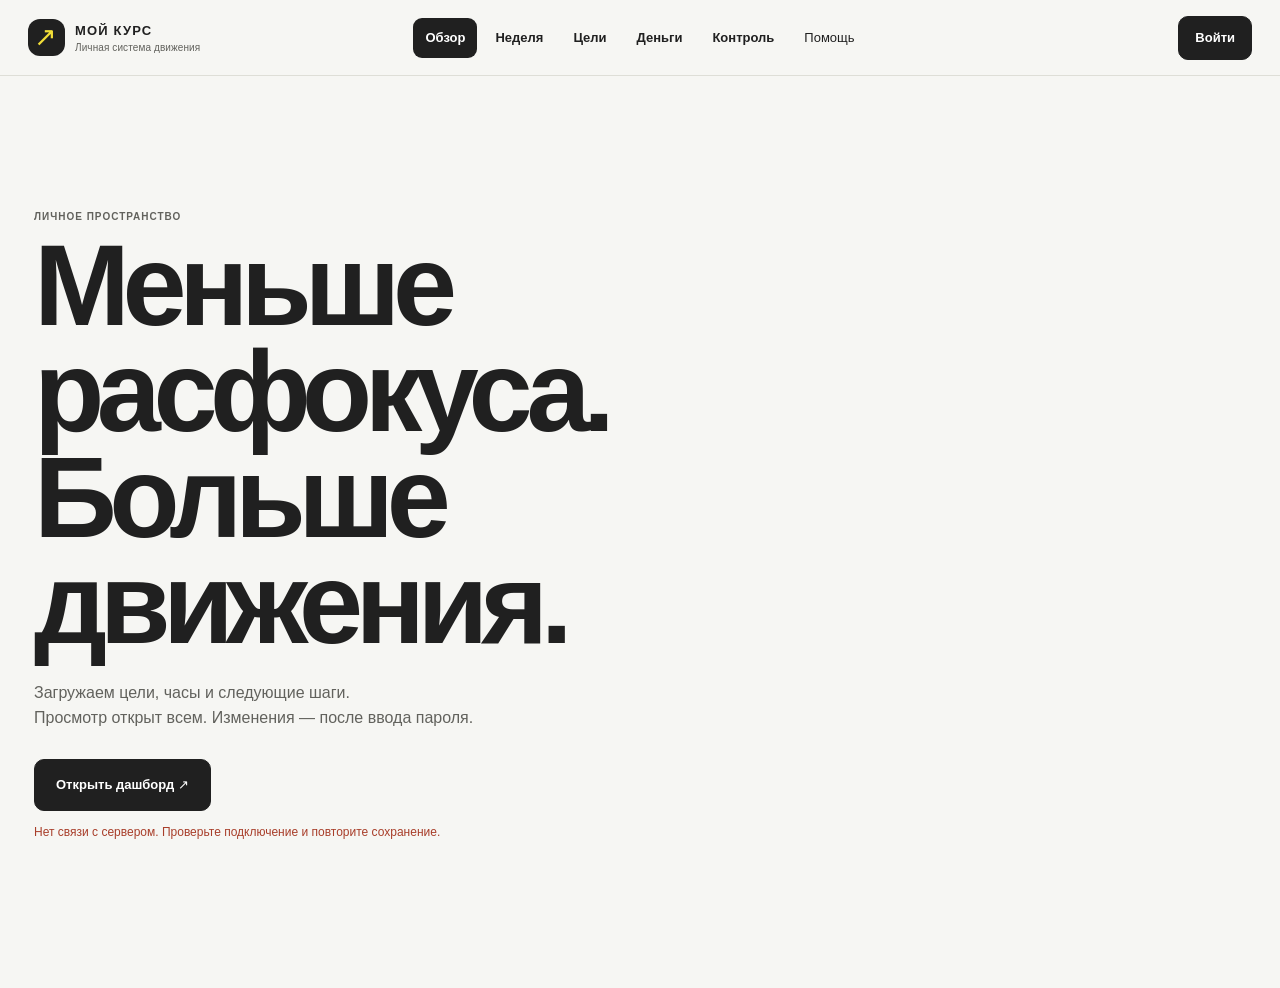
<file: index.html>
<!doctype html>
<html lang="ru">
<head>
  <meta charset="utf-8"><meta name="viewport" content="width=device-width, initial-scale=1"><meta name="color-scheme" content="light">
  <title>Мой курс — цели и неделя</title><link rel="stylesheet" href="styles.css?v=20261015d"><script src="config.js" defer></script><script src="indicators.js?v=20261015b" defer></script><script src="finance.js?v=20261015c" defer></script><script src="app.js?v=20261015d" defer></script>
</head>
<body>
  <a href="#workspace" class="skip-link">К содержимому</a>
  <header class="site-header">
    <a href="#overview" class="brand" aria-label="Мой курс, главная"><span class="brand-symbol" aria-hidden="true">↗</span><span>МОЙ КУРС<small>Личная система движения</small></span></a>
    <nav aria-label="Разделы дашборда"><a href="#overview">Обзор</a><a href="#time">Неделя</a><a href="#goals">Цели</a><a href="#money">Деньги</a><a href="#checkpoints">Контроль</a><button id="openHelp" class="nav-help" type="button">Помощь</button></nav>
    <button id="authButton" class="button dark" type="button">Войти</button>
  </header>
  <section id="lockedScreen" class="locked-screen">
    <span class="quiet-label">ЛИЧНОЕ ПРОСТРАНСТВО</span><h1>Меньше расфокуса.<br>Больше движения.</h1>
    <p>Загружаем цели, часы и следующие шаги.<br>Просмотр открыт всем. Изменения — после ввода пароля.</p>
    <button id="openLogin" class="button dark large" type="button">Открыть дашборд ↗</button>
    <p id="connectionError" class="inline-error" role="alert" hidden></p>
  </section>
  <main id="workspace" hidden>
    <section id="overview" class="overview">
      <div class="overview-heading">
        <div><p class="quiet-label" id="todayLabel"></p><h1>Ваш курс. <span>Каждый день.</span></h1><p class="overview-intro">Видеть главное. Действовать. Отмечать результат.</p></div>
        <div class="overview-aside"><div class="sync-status"><span class="sync-dot" aria-hidden="true"></span><span id="saveStatus" role="status">Загрузка данных…</span></div><div class="sync-tools"><span id="updatedAt"></span><button id="refreshButton" type="button" class="text-button" title="Получить последние изменения с сервера">↻ Обновить</button></div></div>
      </div>
      <div class="command-grid">
        <article class="week-pulse"><div class="panel-heading"><p class="quiet-label">ДВИЖЕНИЕ НЕДЕЛИ</p><a href="#time" class="panel-link">К расписанию ↗</a></div><div class="pulse-body"><div id="weekProgress" class="week-progress"></div><div><div class="pulse-hours"><strong id="weekFact">—</strong><span> / <span id="weekPlanTotal">—</span> ч</span></div><p>факт / план недели</p><span class="recorded-pill">Отмечено <strong id="recordedCount">—</strong> блоков</span></div></div><div id="weekDayStrip" class="week-day-strip" aria-label="Дни выбранной недели"></div></article>
        <article class="today-panel"><div class="panel-heading"><div><p class="quiet-label">ФОКУС СЕГОДНЯ</p><h2>Один блок за другим.</h2></div><a href="#time" class="round-link" aria-label="Открыть расписание">↗</a></div><p id="todaySummary" class="panel-description"></p><div id="todaySlots" class="today-slots"></div></article>
      </div>
      <div class="summary-line"><div><strong id="activeCount">—</strong><span>целей в работе</span></div><div><strong id="plannedSummary">—</strong><span>часов в плане недели</span></div><div><strong id="doneCount">—</strong><span>точек выполнено</span></div><div><strong id="lastReview">—</strong><span>последняя корректировка</span></div></div>
      <article id="financePublicCard" class="finance-public-card" aria-label="Финансовая цель"></article>
      <div class="next-grid"><article class="attention-panel"><div class="panel-heading"><h2>Требует внимания <span id="attentionCount" class="count-badge">—</span></h2><button id="openHelpInline" class="text-button" type="button">О цветах ⓘ</button></div><div id="attentionList" class="attention-list"></div></article><article class="focus-line"><span class="quiet-label">БЛИЖАЙШАЯ КОНТРОЛЬНАЯ ТОЧКА</span><div><strong id="focusTitle"></strong><p id="focusText"></p></div><a href="#checkpoints" class="text-button">Все контрольные точки ↗</a></article></div>
      <div class="overview-actions"><button id="addGoalTop" class="button dark" data-edit type="button">Добавить цель +</button><button id="addReviewTop" class="button outline" data-edit type="button">Записать решение ↗</button><p id="readOnlyNote" class="mode-note" hidden>Просмотр открыт. Чтобы вносить факты, нажмите «Редактировать».</p></div>
    </section>
    <section id="time" class="section week-section">
      <div class="section-head"><div><h2>Ваша неделя.</h2><p>Сколько внимания получает каждая цель — по дням, плану и факту.</p></div><button id="addSlot" class="button outline" data-edit type="button">Добавить блок +</button></div>
      <div class="week-toolbar"><div class="week-switcher"><button id="previousWeek" class="icon-button" type="button" aria-label="Предыдущая неделя">←</button><div><label for="weekStart">Начало недели</label><input id="weekStart" type="date"></div><button id="nextWeek" class="icon-button" type="button" aria-label="Следующая неделя">→</button><button id="currentWeek" class="button outline" type="button">Текущая</button></div><button id="editCapacity" class="capacity-button" data-edit type="button">Бюджет: <strong id="capacityLabel">25 ч</strong> ↗</button></div>
      <div class="week-context"><div><strong id="weekRange"></strong><p id="weekContext"></p></div><button id="createWeek" class="button dark" data-edit type="button" hidden>Создать план недели +</button></div>
      <div class="inline-legend" aria-label="Цвета расписания"><span><i class="legend-dot complete"></i>Выполнено</span><span><i class="legend-dot progress"></i>В процессе</span><span><i class="legend-dot missing"></i>Нет отметки</span><span><i class="legend-dot behind"></i>Не выполнено</span><span><i class="legend-dot neutral"></i>Впереди</span></div>
      <div class="load-overview"><div class="load-number"><strong id="loadHours">—</strong><span id="loadDescription"></span></div><div class="load-visual"><div id="loadSegments" class="load-segments" aria-label="Распределение времени по целям"></div><div class="load-legend"><span id="freeHours"></span><span id="actualSummary"></span></div></div></div>
      <div id="goalLoad" class="goal-load" aria-label="Загрузка недели по целям"></div>
      <section class="day-capacity-section" aria-labelledby="dayCapacityTitle"><div class="panel-heading"><div><p class="quiet-label">РАБОЧАЯ ЗАГРУЗКА</p><h3 id="dayCapacityTitle">Свободные часы по дням</h3></div><span>до 5 рабочих ч / день</span></div><div id="dayCapacityGrid" class="day-capacity-grid" aria-label="Остаток рабочего времени по дням"></div></section>
      <section class="family-time-section" aria-labelledby="familyTimeTitle"><div class="panel-heading"><div><p class="quiet-label">ЛИЧНЫЙ РЕЖИМ · ТОЛЬКО ПОСЛЕ ВХОДА</p><h3 id="familyTimeTitle">Время с дочкой</h3></div><span>2 ч в выбранный день</span></div><p class="family-time-note">Для каждого дня задайте время. Если дочка в садике — начало с 17:00; если дома или болеет — выберите время раньше. Эти сведения доступны только после входа.</p><div id="familyTimeGrid" class="family-time-grid"></div></section>
      <details class="daily-details"><summary>Расписание по дням <span aria-hidden="true">↓</span></summary><div id="weekPlan" class="week-plan"></div></details>
      <p class="section-note">Блоки и факт сохраняются отдельно для каждой недели. Время с дочкой хранится отдельно и не публикуется.</p>
    </section>
    <section id="goals" class="section">
      <div class="section-head"><div><h2>Цели и результаты.</h2><p>Меняйте показатели, сроки и фокус по мере появления фактов.</p></div><button id="addGoal" class="button outline" data-edit type="button">Новая цель +</button></div>
      <div class="filters"><label class="search-field">Поиск по целям<input id="goalSearch" type="search" placeholder="Название, направление или результат" autocomplete="off"></label><label>Направление<select id="areaFilter"><option value="all">Все направления</option></select></label><label>Статус<select id="statusFilter"><option value="all">Все статусы</option><option value="active">В работе</option><option value="draft">Уточнить</option><option value="paused">Пауза</option><option value="done">Достигнута</option></select></label></div>
      <div id="goalGrid" class="goal-grid"></div>
    </section>
    <section id="money" class="section finance-section">
      <div class="section-head"><div><p class="quiet-label">ФИНАНСОВЫЙ ЖУРНАЛ</p><h2>Деньги и источники.</h2><p>Поступления по действующим и новым проектам, категориям и разделам.</p></div><button id="addIncome" class="button dark" type="button">+ Поступление</button></div>
      <div id="financeWorkspace" class="finance-workspace"></div>
      <details class="finance-help"><summary>Как считать поступления и курс</summary><p>Выберите действующий или новый проект, категорию и раздел. Если деньги пришли в другой валюте, укажите курс: сколько единиц валюты платежа соответствует одной единице цели. Журнал фиксирует этот курс в записи. Начальный остаток нужен для уже полученных денег; период определяет, какие операции входят в итог.</p></details>
    </section>
    <section id="checkpoints" class="section"><div class="section-head"><div><h2>Контрольные точки.</h2><p>Отмечайте результат, когда есть факт, который его подтверждает.</p></div><button id="addCheckpoint" class="button outline" data-edit type="button">Добавить точку +</button></div><div id="checkpointList" class="checkpoint-list"></div></section>
    <section id="reviews" class="section"><div class="section-head"><div><h2>Решения и корректировки.</h2><p>Факт → решение → следующая проверка.</p></div><button id="addReview" class="button outline" data-edit type="button">Записать решение +</button></div><div id="reviewList" class="review-list"></div></section>
    <footer><div><span class="brand footer-brand">МОЙ КУРС</span><p>План доступен на всех устройствах. Изменения сохраняются после входа.</p></div><div class="footer-actions"><a class="text-button" href="https://smit1980.github.io/moy-kurs-dashboard/versions/2026-10-15/">Предыдущая версия ↗</a><button id="exportButton" class="text-button" type="button">Скачать копию JSON ↗</button><label class="text-button file-button">Импортировать копию<input id="importInput" type="file" accept="application/json,.json" data-edit hidden></label></div></footer>
  </main>
  <p id="managedFinanceGoalNote" class="form-note" hidden></p>
  <dialog id="loginDialog" class="editor login-dialog"><form id="loginForm"><div class="dialog-head"><div><p class="quiet-label">ДОСТУП К ПЛАНУ</p><h2>Открыть редактирование.</h2></div><button type="button" class="close" data-close="loginDialog" aria-label="Закрыть">×</button></div><p>Введите пароль, чтобы сохранять изменения с любого своего устройства.</p><label class="field">Пароль<input id="loginPassword" name="password" type="password" autocomplete="current-password" required></label><p id="loginError" class="inline-error" role="alert" hidden></p><div class="dialog-actions"><button id="loginSubmit" type="submit" class="button dark">Войти и редактировать ↗</button></div></form></dialog>
  <dialog id="goalDialog" class="editor"><form id="goalForm" method="dialog"><div class="dialog-head"><div><p class="eyebrow">ЦЕЛЬ / ПРОЕКТ</p><h2 id="goalDialogTitle">Новая цель</h2></div><button type="button" class="close" data-close="goalDialog" aria-label="Закрыть">×</button></div><input type="hidden" name="id"><div class="field-grid"><label class="full">Название<input name="title" required maxlength="140" placeholder="Например, запустить предложение клуба"></label><label>Направление<input name="area" required maxlength="60" placeholder="Клуб"></label><label>Статус<select name="status"><option value="draft">Уточнить</option><option value="active">В работе</option><option value="paused">Пауза</option><option value="done">Достигнута</option></select></label><label>Целевое значение<input name="target" type="number" min="0" step="any" placeholder="Если есть измеримая цель"></label><label>Текущее значение<input name="current" type="number" min="0" step="any" placeholder="Если подтверждено"></label><label>Единица измерения<input name="unit" maxlength="24" placeholder="USD, подписчики, часы"></label><label>Срок<input name="deadline" type="date"></label><label>Часов в неделю<input name="weeklyHours" type="number" min="0" step="0.5" placeholder="Ориентир, если известен"></label><label class="full">Что означает результат<textarea name="outcome" rows="3" maxlength="1000" placeholder="Конкретный ожидаемый итог"></textarea></label><label class="full">Основание / что уточнить<textarea name="note" rows="3" maxlength="1000" placeholder="Источник данных, допущения и вопросы"></textarea></label></div><p class="form-error inline-error" role="alert" hidden></p><div class="dialog-actions"><button type="button" class="button outline" data-close="goalDialog">Отмена</button><button type="submit" class="button dark">Сохранить цель</button></div></form></dialog>

  <dialog id="checkpointDialog" class="editor"><form id="checkpointForm" method="dialog"><div class="dialog-head"><div><p class="eyebrow">КОНТРОЛЬНАЯ ТОЧКА</p><h2>Добавить проверку</h2></div><button type="button" class="close" data-close="checkpointDialog" aria-label="Закрыть">×</button></div><div class="field-grid"><label class="full">К какой цели относится<select name="goalId" required></select></label><label class="full">Что должно быть готово<input name="title" required maxlength="160" placeholder="Проверить результат, а не просто действие"></label><label>Срок<input name="due" type="date"></label><label>Критерий готовности<input name="criterion" maxlength="160" placeholder="Как поймём, что выполнено"></label></div><p class="form-error inline-error" role="alert" hidden></p><div class="dialog-actions"><button id="deleteCheckpoint" data-edit type="button" class="button danger" hidden>Удалить</button><button type="button" class="button outline" data-close="checkpointDialog">Отмена</button><button type="submit" class="button dark">Сохранить точку</button></div></form></dialog>

  <dialog id="slotDialog" class="editor"><form id="slotForm" method="dialog"><div class="dialog-head"><div><p class="eyebrow">ПЛАН НЕДЕЛИ</p><h2 id="slotDialogTitle">Добавить блок</h2></div><button type="button" class="close" data-close="slotDialog" aria-label="Закрыть">×</button></div><div class="field-grid"><label>День<select name="day" required><option value="mon">Понедельник</option><option value="tue">Вторник</option><option value="wed">Среда</option><option value="thu">Четверг</option><option value="fri">Пятница</option></select></label><label>Цель<select name="goalId" required></select></label><label class="full">Что делаю<input name="title" required maxlength="160" placeholder="Один понятный фокус блока"></label><label>План, часов<input name="hours" type="number" min="0.25" step="0.25" max="24" required></label><div class="actual-field"><label for="actualHours">Факт, часов</label><input id="actualHours" aria-describedby="actualHoursHint" name="actualHours" type="number" min="0" step="0.25" max="24" placeholder="Пока не внесён"><input name="actualHoursRange" class="hours-slider" type="range" min="0" step="0.25" max="24" value="0" aria-label="Факт, часов, ползунок"><small id="actualHoursHint">Нет отметки: введите 0, если факт равен нулю.</small></div></div><div class="actual-preview"><div id="actualDial"></div><p id="actualPreview" aria-live="polite"></p></div><div class="actual-shortcuts" aria-label="Быстрый ввод факта"><button id="actualZero" type="button" class="button outline" data-edit>0 часов</button><button id="actualPlanned" type="button" class="button outline" data-edit>По плану</button><button id="actualClear" type="button" class="text-button" data-edit>Убрать отметку</button></div><p class="form-error inline-error" role="alert" hidden></p><div class="dialog-actions"><button id="deleteSlot" data-edit type="button" class="button danger" hidden>Удалить</button><button type="button" class="button outline" data-close="slotDialog">Отмена</button><button type="submit" class="button dark">Сохранить блок</button></div></form></dialog>

  <dialog id="reviewDialog" class="editor"><form id="reviewForm" method="dialog"><div class="dialog-head"><div><p class="eyebrow">КОРРЕКТИРОВКА</p><h2>Записать решение</h2></div><button type="button" class="close" data-close="reviewDialog" aria-label="Закрыть">×</button></div><div class="field-grid"><label class="full">Цель<select name="goalId" required></select></label><label class="full">Факт или наблюдение<textarea name="observation" rows="3" required maxlength="1000" placeholder="Что произошло на самом деле?"></textarea></label><label class="full">Решение и следующий шаг<textarea name="decision" rows="3" required maxlength="1000" placeholder="Что меняем или продолжаем?"></textarea></label><label>Выполнено из недельного плана, %<input name="planCompletion" type="number" min="0" max="100" step="1" placeholder="Необязательно"></label><label>Дата следующей проверки<input name="nextReview" type="date"></label></div><p class="form-error inline-error" role="alert" hidden></p><div class="dialog-actions"><button type="button" class="button outline" data-close="reviewDialog">Отмена</button><button type="submit" class="button dark">Сохранить запись</button></div></form></dialog>
  <dialog id="capacityDialog" class="editor compact"><form id="capacityForm"><div class="dialog-head"><h2>Рабочий бюджет</h2><button type="button" class="close" data-close="capacityDialog" aria-label="Закрыть">×</button></div><label class="field">Доступно рабочих часов на эту неделю<input name="capacity" type="number" min="1" max="168" step="0.5" required></label><p class="form-error inline-error" role="alert" hidden></p><div class="dialog-actions"><button type="submit" class="button dark">Сохранить</button></div></form></dialog>
  <dialog id="financeDialog" class="editor finance-dialog"><form id="financeForm"><div class="dialog-head"><div><p class="eyebrow">ПОСТУПЛЕНИЕ / ВОЗВРАТ</p><h2 id="financeDialogTitle">Добавить поступление</h2></div><button type="button" class="close" data-close="financeDialog" aria-label="Закрыть">×</button></div><input name="id" type="hidden"><div class="field-grid"><label>Дата<input name="date" type="date" required></label><label>Тип<select name="kind"><option value="income">Поступление</option><option value="refund">Возврат</option></select></label><label>Сумма<input name="amount" type="number" min="0.01" max="1000000000" step="0.01" inputmode="decimal" required></label><label>Валюта<select name="currency"><option value="RUB">RUB</option><option value="USD">USD</option><option value="EUR">EUR</option></select></label><label>Курс к цели<input name="rate" type="number" min="0.000001" max="1000000" step="0.000001" required></label><label>Категория<input name="category" list="financeCategories" maxlength="80" required placeholder="Например, услуги"></label><label>Раздел<input name="section" list="financeSections" maxlength="80" required placeholder="Например, Клуб"></label><label>Источник<select name="sourceType"><option value="existing">Действующий проект</option><option value="new">Новый проект</option><option value="freelance">Фриланс</option><option value="other">Другое</option></select></label><label id="financeProjectField"><span id="financeProjectLabel">Проект</span><input name="project" maxlength="120" placeholder="Название проекта"></label><label class="full">Комментарий<textarea name="note" rows="3" maxlength="500" placeholder="Что это за поступление — необязательно"></textarea></label></div><p id="financePreview" class="finance-preview" aria-live="polite"></p><p class="form-error inline-error" role="alert" hidden></p><div class="dialog-actions"><button id="voidIncome" type="button" class="button danger" hidden>Отменить запись</button><button type="button" class="button outline" data-close="financeDialog">Отмена</button><button type="submit" class="button dark">Сохранить</button></div></form></dialog>
  <dialog id="financeSettingsDialog" class="editor compact"><form id="financeSettingsForm"><div class="dialog-head"><div><p class="eyebrow">НАСТРОЙКИ ЖУРНАЛА</p><h2>Финансовая цель</h2></div><button type="button" class="close" data-close="financeSettingsDialog" aria-label="Закрыть">×</button></div><label class="field">Цель<select name="goalId" required></select></label><label class="field">Начальный остаток<input name="baseline" type="number" min="0" max="1000000000" step="0.01" required></label><label class="field">Начало периода<input name="periodStart" type="date"></label><label class="field">Конец периода<input name="periodEnd" type="date"></label><p class="finance-settings-note"></p><p class="form-error inline-error" role="alert" hidden></p><div class="dialog-actions"><button type="submit" class="button dark">Сохранить настройки</button></div></form></dialog>
  <datalist id="financeCategories"><option value="Услуги"><option value="Обучение"><option value="Продажа"><option value="Партнёрство"><option value="Фриланс"></datalist><datalist id="financeSections"><option value="Фриланс"></datalist>
  <dialog id="helpDialog" class="editor help-dialog"><div class="dialog-head"><div><p class="eyebrow">КАК ЧИТАТЬ ИНДИКАТОРЫ</p><h2>Факт, план и результат.</h2></div><button type="button" class="close" data-close="helpDialog" aria-label="Закрыть">×</button></div><div class="help-content"><p>Индикаторы считают дату по Москве. Цвет всегда сопровождается знаком и текстом, поэтому смысл не зависит только от цвета.</p><dl class="indicator-legend"><div><dt><span class="status-indicator status-neutral">○</span> Ожидает факта</dt><dd>Сегодня или будущая дата без внесённого факта.</dd></div><div><dt><span class="status-indicator status-progress">◐</span> В процессе</dt><dd>Есть факт, но пока меньше запланированных часов.</dd></div><div><dt><span class="status-indicator status-missing">!</span> Нет отметки</dt><dd>Дата уже прошла, а факт не внесён. Введите <strong>0</strong>, если работы не было.</dd></div><div><dt><span class="status-indicator status-behind">×</span> План не выполнен</dt><dd>Дата прошла, факт меньше плана.</dd></div><div><dt><span class="status-indicator status-complete">✓</span> План выполнен</dt><dd>Факт равен плану или больше. Лишние часы показаны отдельно.</dd></div></dl><p><strong>Пример:</strong> план 2 ч, факт 0 ч после даты — «План не выполнен»; факт 1,5 ч сегодня — «В процессе»; факт 2,5 ч — «План выполнен» и «+0,5 ч сверх плана».</p><p><strong>Смешанный день:</strong> красный имеет приоритет, рядом сохраняется число пропусков. Зелёный день появляется, только когда все его блоки выполнены; день с разными статусами показывает состав статусов.</p><h3>Часы и результат цели</h3><p>Кольцо у блока показывает фактические часы относительно плана. Кольцо цели показывает результат по целевому показателю или по контрольным точкам, если числовой цели нет. Часы сами по себе не доказывают достижение результата. У цели без внесённого показателя кольцо показывает «—» и подпись «Нет факта». Просроченная цель с известным недовыполнением красная; без факта — оранжевая. Точка с прошедшим сроком без отметки оранжевая, а выполненная — зелёная.</p><h3>Как внести факт</h3><p>Нажмите блок в расписании или его кольцо. После входа откроется форма: число и ползунок синхронизированы, поддерживают дробные значения и 0. Без входа можно открывать дни и блоки для просмотра. Для изменения нажмите «Редактировать». Кнопки «0 часов», «По плану» и «Убрать отметку» заполняют поле; факт сохранится только после нажатия «Сохранить блок».</p><h3>Просмотр недель и обновление</h3><p>Стрелки и дата переключают только ваш экран. Несохранённая неделя остаётся пустой, пока вы явно не создадите её после входа. При создании копируются плановые блоки, а фактические часы очищаются. «Текущая» возвращает к этой календарной неделе. Кнопка «Обновить» получает изменения с других устройств; завершите или закройте открытую форму перед обновлением.</p><h3>Предыдущая версия</h3><p>Ссылка внизу открывает сохранённый прежний интерфейс. Он работает с тем же актуальным планом. Резервная копия данных до обновления сохранена отдельно локально.</p></div></dialog>
  <dialog id="detailDialog" class="editor compact" aria-label="Просмотр подробностей"></dialog>
  <div id="toast" role="status" aria-live="polite"></div>
</body></html>
</file>
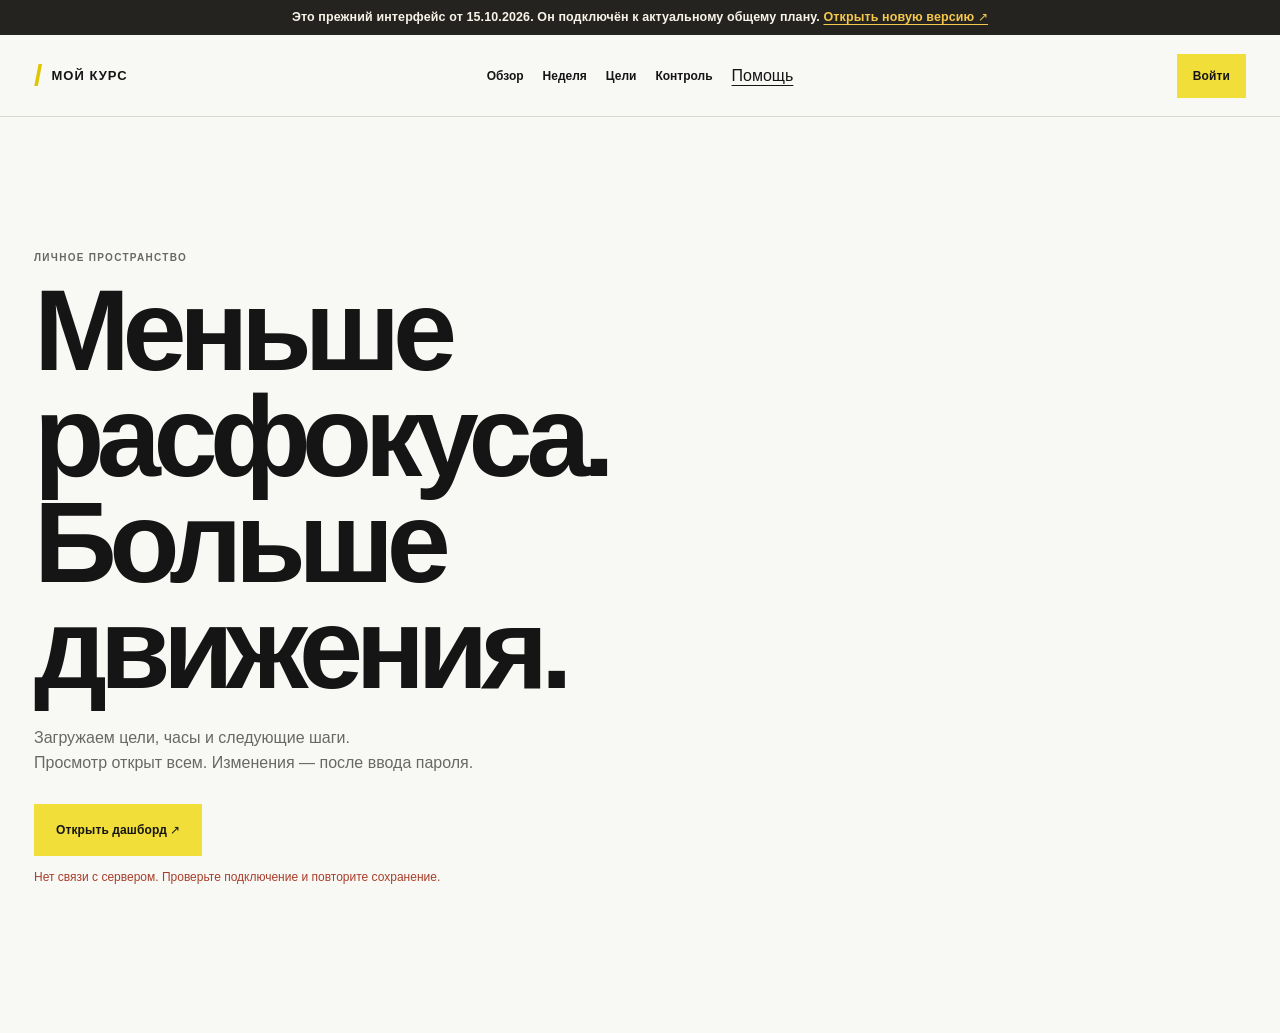
<file: versions/2026-10-15/index.html>
<!doctype html>
<html lang="ru">
<head>
  <meta charset="utf-8"><meta name="viewport" content="width=device-width, initial-scale=1"><meta name="color-scheme" content="light">
  <title>Мой курс — архив интерфейса 15.10.2026</title><link rel="stylesheet" href="styles.css?v=20261015b"><script src="config.js?v=20261015b" defer></script><script src="indicators.js?v=20261015b" defer></script><script src="app.js?v=20261015b" defer></script>
</head>
<body>
  <aside class="version-banner" role="status">Это прежний интерфейс от 15.10.2026. Он подключён к актуальному общему плану. <a href="../..">Открыть новую версию ↗</a></aside>
  <a href="#workspace" class="skip-link">К содержимому</a>
  <header class="site-header">
    <a href="#overview" class="brand" aria-label="Мой курс, главная"><span class="brand-symbol" aria-hidden="true">/</span>МОЙ КУРС</a>
    <nav aria-label="Разделы дашборда"><a href="#overview">Обзор</a><a href="#time">Неделя</a><a href="#goals">Цели</a><a href="#checkpoints">Контроль</a><button id="openHelp" class="nav-help" type="button">Помощь</button></nav>
    <button id="authButton" class="button dark" type="button">Войти</button>
  </header>
  <section id="lockedScreen" class="locked-screen">
    <span class="quiet-label">ЛИЧНОЕ ПРОСТРАНСТВО</span><h1>Меньше расфокуса.<br>Больше движения.</h1>
    <p>Загружаем цели, часы и следующие шаги.<br>Просмотр открыт всем. Изменения — после ввода пароля.</p>
    <button id="openLogin" class="button dark large" type="button">Открыть дашборд ↗</button>
    <p id="connectionError" class="inline-error" role="alert" hidden></p>
  </section>
  <main id="workspace" hidden>
    <section id="overview" class="overview">
      <div class="overview-heading"><div><p class="quiet-label" id="todayLabel"></p><h1>Главное —<br><span>в поле зрения.</span></h1></div><div class="overview-aside"><p id="saveStatus" role="status">Загрузка данных…</p><button id="addGoalTop" class="button dark" data-edit type="button">Добавить цель +</button><button id="addReviewTop" class="text-button" data-edit type="button">Записать решение ↗</button></div></div>
      <div class="summary-line"><div><strong id="activeCount">—</strong><span>целей в работе</span></div><div><strong id="plannedSummary">—</strong><span>часов запланировано</span></div><div><strong id="doneCount">—</strong><span>контрольных точек выполнено</span></div><div><strong id="lastReview">—</strong><span>последняя корректировка</span></div></div>
      <div class="focus-line"><span class="quiet-label">БЛИЖАЙШИЙ ШАГ</span><div><strong id="focusTitle"></strong><p id="focusText"></p></div><a href="#checkpoints" class="round-link" aria-label="К контрольным точкам">↗</a></div>
      <p id="readOnlyNote" class="mode-note" hidden>Режим просмотра. Для изменения полей нажмите «Редактировать» и введите пароль.</p>
    </section>
    <section id="time" class="section week-section">
      <div class="section-head"><div><h2>Недельная загрузка.</h2><p>Сколько внимания получает каждая цель — по дням, плану и факту.</p></div><button id="addSlot" class="button outline" data-edit type="button">Добавить блок +</button></div>
      <div class="week-toolbar"><div class="week-switcher"><button id="previousWeek" class="icon-button" data-edit aria-label="Предыдущая неделя">←</button><div><label for="weekStart">Неделя</label><input id="weekStart" type="date" data-edit></div><button id="nextWeek" class="icon-button" data-edit aria-label="Следующая неделя">→</button></div><button id="editCapacity" class="capacity-button" data-edit type="button">Бюджет: <strong id="capacityLabel">25 ч</strong> ↗</button></div>
      <div class="load-overview"><div class="load-number"><strong id="loadHours">—</strong><span id="loadDescription"></span></div><div class="load-visual"><div id="loadSegments" class="load-segments" aria-label="Распределение времени по целям"></div><div class="load-legend"><span id="freeHours"></span><span id="actualSummary"></span></div></div></div>
      <div id="goalLoad" class="goal-load" aria-label="Загрузка недели по целям"></div>
      <details class="daily-details"><summary>Расписание по дням <span aria-hidden="true">↓</span></summary><div id="weekPlan" class="week-plan"></div></details>
      <p class="section-note">Блоки и факт сохраняются отдельно для каждой недели. Семейное и утреннее личное время обсуждались вне рабочего бюджета.</p>
    </section>
    <section id="goals" class="section">
      <div class="section-head"><div><h2>Цели с понятным следующим шагом.</h2><p>Меняйте показатели, сроки и фокус по мере появления фактов.</p></div><button id="addGoal" class="button outline" data-edit type="button">Новая цель +</button></div>
      <div class="filters"><label>Направление<select id="areaFilter"><option value="all">Все направления</option></select></label><label>Статус<select id="statusFilter"><option value="all">Все статусы</option><option value="active">В работе</option><option value="draft">Уточнить</option><option value="paused">Пауза</option><option value="done">Достигнута</option></select></label></div>
      <div id="goalGrid" class="goal-grid"></div>
    </section>
    <section id="checkpoints" class="section"><div class="section-head"><div><h2>Точки проверки.</h2><p>Отмечайте результат, когда есть факт, который его подтверждает.</p></div><button id="addCheckpoint" class="button outline" data-edit type="button">Добавить точку +</button></div><div id="checkpointList" class="checkpoint-list"></div></section>
    <section id="reviews" class="section"><div class="section-head"><div><h2>Что меняем дальше.</h2><p>Факт → решение → следующая проверка.</p></div><button id="addReview" class="button outline" data-edit type="button">Записать решение +</button></div><div id="reviewList" class="review-list"></div></section>
    <footer><div><span class="brand footer-brand">МОЙ КУРС</span><p>Ваши данные сохраняются на сервере после успешного входа.</p></div><div class="footer-actions"><button id="exportButton" class="text-button" type="button">Скачать копию JSON ↗</button><label class="text-button file-button">Импортировать копию<input id="importInput" type="file" accept="application/json,.json" data-edit hidden></label></div></footer>
  </main>
  <dialog id="loginDialog" class="editor login-dialog"><form id="loginForm"><div class="dialog-head"><div><p class="quiet-label">ДОСТУП К ПЛАНУ</p><h2>Открыть редактирование.</h2></div><button type="button" class="close" data-close="loginDialog" aria-label="Закрыть">×</button></div><p>Введите пароль, чтобы сохранять изменения с любого своего устройства.</p><label class="field">Пароль<input id="loginPassword" name="password" type="password" autocomplete="current-password" required></label><p id="loginError" class="inline-error" role="alert" hidden></p><div class="dialog-actions"><button id="loginSubmit" type="submit" class="button dark">Войти и редактировать ↗</button></div></form></dialog>
  <dialog id="goalDialog" class="editor"><form id="goalForm" method="dialog"><div class="dialog-head"><div><p class="eyebrow">ЦЕЛЬ / ПРОЕКТ</p><h2 id="goalDialogTitle">Новая цель</h2></div><button type="button" class="close" data-close="goalDialog" aria-label="Закрыть">×</button></div><input type="hidden" name="id"><div class="field-grid"><label class="full">Название<input name="title" required maxlength="140" placeholder="Например, запустить предложение клуба"></label><label>Направление<input name="area" required maxlength="60" placeholder="Клуб"></label><label>Статус<select name="status"><option value="draft">Уточнить</option><option value="active">В работе</option><option value="paused">Пауза</option><option value="done">Достигнута</option></select></label><label>Целевое значение<input name="target" type="number" min="0" step="any" placeholder="Если есть измеримая цель"></label><label>Текущее значение<input name="current" type="number" min="0" step="any" placeholder="Если подтверждено"></label><label>Единица измерения<input name="unit" maxlength="24" placeholder="USD, подписчики, часы"></label><label>Срок<input name="deadline" type="date"></label><label>Часов в неделю<input name="weeklyHours" type="number" min="0" step="0.5" placeholder="Ориентир, если известен"></label><label class="full">Что означает результат<textarea name="outcome" rows="3" maxlength="1000" placeholder="Конкретный ожидаемый итог"></textarea></label><label class="full">Основание / что уточнить<textarea name="note" rows="3" maxlength="1000" placeholder="Источник данных, допущения и вопросы"></textarea></label></div><p class="form-error inline-error" role="alert" hidden></p><div class="dialog-actions"><button type="button" class="button outline" data-close="goalDialog">Отмена</button><button type="submit" class="button dark">Сохранить цель</button></div></form></dialog>

  <dialog id="checkpointDialog" class="editor"><form id="checkpointForm" method="dialog"><div class="dialog-head"><div><p class="eyebrow">КОНТРОЛЬНАЯ ТОЧКА</p><h2>Добавить проверку</h2></div><button type="button" class="close" data-close="checkpointDialog" aria-label="Закрыть">×</button></div><div class="field-grid"><label class="full">К какой цели относится<select name="goalId" required></select></label><label class="full">Что должно быть готово<input name="title" required maxlength="160" placeholder="Проверить результат, а не просто действие"></label><label>Срок<input name="due" type="date"></label><label>Критерий готовности<input name="criterion" maxlength="160" placeholder="Как поймём, что выполнено"></label></div><p class="form-error inline-error" role="alert" hidden></p><div class="dialog-actions"><button id="deleteCheckpoint" data-edit type="button" class="button danger" hidden>Удалить</button><button type="button" class="button outline" data-close="checkpointDialog">Отмена</button><button type="submit" class="button dark">Сохранить точку</button></div></form></dialog>

  <dialog id="slotDialog" class="editor"><form id="slotForm" method="dialog"><div class="dialog-head"><div><p class="eyebrow">ПЛАН НЕДЕЛИ</p><h2 id="slotDialogTitle">Добавить блок</h2></div><button type="button" class="close" data-close="slotDialog" aria-label="Закрыть">×</button></div><div class="field-grid"><label>День<select name="day" required><option value="mon">Понедельник</option><option value="tue">Вторник</option><option value="wed">Среда</option><option value="thu">Четверг</option><option value="fri">Пятница</option></select></label><label>Цель<select name="goalId" required></select></label><label class="full">Что делаю<input name="title" required maxlength="160" placeholder="Один понятный фокус блока"></label><label>План, часов<input name="hours" type="number" min="0.25" step="0.25" max="24" required></label><label class="actual-field">Факт, часов<input name="actualHours" type="number" min="0" step="0.25" max="24" placeholder="Пока не внесён"><input name="actualHoursRange" class="hours-slider" type="range" min="0" step="0.25" max="24" value="0" aria-label="Факт, часов, ползунок"><small id="actualHoursHint">Нет отметки: введите 0, если факт равен нулю.</small></label></div><p class="form-error inline-error" role="alert" hidden></p><div class="dialog-actions"><button id="deleteSlot" data-edit type="button" class="button danger" hidden>Удалить</button><button type="button" class="button outline" data-close="slotDialog">Отмена</button><button type="submit" class="button dark">Сохранить блок</button></div></form></dialog>

  <dialog id="reviewDialog" class="editor"><form id="reviewForm" method="dialog"><div class="dialog-head"><div><p class="eyebrow">КОРРЕКТИРОВКА</p><h2>Записать решение</h2></div><button type="button" class="close" data-close="reviewDialog" aria-label="Закрыть">×</button></div><div class="field-grid"><label class="full">Цель<select name="goalId" required></select></label><label class="full">Факт или наблюдение<textarea name="observation" rows="3" required maxlength="1000" placeholder="Что произошло на самом деле?"></textarea></label><label class="full">Решение и следующий шаг<textarea name="decision" rows="3" required maxlength="1000" placeholder="Что меняем или продолжаем?"></textarea></label><label>Выполнено из недельного плана, %<input name="planCompletion" type="number" min="0" max="100" step="1" placeholder="Необязательно"></label><label>Дата следующей проверки<input name="nextReview" type="date"></label></div><p class="form-error inline-error" role="alert" hidden></p><div class="dialog-actions"><button type="button" class="button outline" data-close="reviewDialog">Отмена</button><button type="submit" class="button dark">Сохранить запись</button></div></form></dialog>
  <dialog id="capacityDialog" class="editor compact"><form id="capacityForm"><div class="dialog-head"><h2>Рабочий бюджет</h2><button type="button" class="close" data-close="capacityDialog" aria-label="Закрыть">×</button></div><label class="field">Доступно рабочих часов на эту неделю<input name="capacity" type="number" min="1" max="168" step="0.5" required></label><p class="form-error inline-error" role="alert" hidden></p><div class="dialog-actions"><button type="submit" class="button dark">Сохранить</button></div></form></dialog>
  <dialog id="helpDialog" class="editor help-dialog"><div class="dialog-head"><div><p class="eyebrow">КАК ЧИТАТЬ ИНДИКАТОРЫ</p><h2>Факт, план и результат.</h2></div><button type="button" class="close" data-close="helpDialog" aria-label="Закрыть">×</button></div><div class="help-content"><p>Индикаторы считают дату по Москве. Цвет всегда сопровождается знаком и текстом, поэтому смысл не зависит только от цвета.</p><dl class="indicator-legend"><div><dt><span class="status-indicator status-neutral">○</span> Ожидает факта</dt><dd>Сегодня или будущая дата без внесённого факта.</dd></div><div><dt><span class="status-indicator status-progress">◐</span> В процессе</dt><dd>Есть факт, но пока меньше запланированных часов.</dd></div><div><dt><span class="status-indicator status-missing">!</span> Нет отметки</dt><dd>Дата уже прошла, а факт не внесён. Введите <strong>0</strong>, если работы не было.</dd></div><div><dt><span class="status-indicator status-behind">×</span> План не выполнен</dt><dd>Дата прошла, факт меньше плана.</dd></div><div><dt><span class="status-indicator status-complete">✓</span> План выполнен</dt><dd>Факт равен плану или больше. Лишние часы показаны отдельно.</dd></div></dl><p><strong>Пример:</strong> план 2 ч, факт 0 ч после даты — «План не выполнен»; факт 1,5 ч сегодня — «В процессе»; факт 2,5 ч — «План выполнен» и «+0,5 ч сверх плана».</p><p><strong>Смешанный день:</strong> красный имеет приоритет, рядом сохраняется число пропусков. Зелёный день появляется, только когда все его блоки выполнены; день с разными статусами показывает состав статусов.</p><h3>Часы и результат цели</h3><p>Кольцо у блока показывает фактические часы относительно плана. Кольцо цели показывает результат по целевому показателю или по контрольным точкам, если числовой цели нет. Часы сами по себе не доказывают достижение результата. У цели без внесённого показателя кольцо показывает «—» и подпись «Нет факта». Просроченная цель с известным недовыполнением красная; без факта — оранжевая. Точка с прошедшим сроком без отметки оранжевая, а выполненная — зелёная.</p><h3>Как внести факт</h3><p>Нажмите блок в расписании или его кольцо. После входа откроется форма: число и ползунок синхронизированы, поддерживают дробные значения и 0. В режиме просмотра доступны подсказки и эта справка.</p></div></dialog>
  <div id="toast" role="status" aria-live="polite"></div>
</body></html>
</file>
<file: styles.css>
:root{--paper:#f8f8f5;--ink:#151515;--muted:#686864;--line:#d8d8d1;--wash:#edede8;--yellow:#f2de38;--yellow-deep:#dfc600;--danger:#a83e2a;font-family:Inter,Arial,sans-serif;color:var(--ink);background:var(--paper);font-synthesis:none}*{box-sizing:border-box}html{scroll-behavior:smooth}body{margin:0;min-width:320px;background:var(--paper)}body,button,input,select,textarea{font:inherit}button,select,input,textarea{min-height:44px}button{cursor:pointer}a{color:inherit}button:focus-visible,a:focus-visible,input:focus-visible,select:focus-visible,textarea:focus-visible,summary:focus-visible{outline:3px solid var(--ink);outline-offset:3px}[hidden]{display:none!important}.skip-link{position:fixed;z-index:20;top:10px;left:10px;transform:translateY(-150%);padding:10px 14px;color:var(--ink);background:var(--yellow);font-weight:700}.skip-link:focus{transform:translateY(0)}
.site-header{display:grid;grid-template-columns:1fr auto 1fr;align-items:center;gap:20px;max-width:1440px;min-height:82px;margin:auto;padding:0 34px;border-bottom:1px solid var(--line)}.brand{display:inline-flex;align-items:center;gap:8px;text-decoration:none;font-weight:800;font-size:13px;letter-spacing:.08em}.brand-symbol{color:var(--yellow-deep);font:900 30px/.7 "Arial Narrow",Arial,sans-serif}.site-header nav{display:flex;gap:19px;justify-content:center}.site-header nav a,.text-button{border:0;padding:8px 0;color:var(--ink);background:transparent;font-size:12px;font-weight:700;text-decoration:none}.site-header nav a:hover,.text-button:hover{text-decoration:underline;text-underline-offset:4px}.site-header>.button{justify-self:end}
.button,.icon-button,.capacity-button{border:1px solid var(--ink);border-radius:0;padding:10px 15px;color:var(--ink);background:transparent;font-size:12px;font-weight:800;letter-spacing:.01em;transition:background .16s ease,color .16s ease,transform .16s ease}.button:hover,.icon-button:hover,.capacity-button:hover{transform:translateY(-1px)}.button.dark{color:var(--ink);background:var(--yellow);border-color:var(--yellow)}.button.dark:hover{background:var(--yellow-deep);border-color:var(--yellow-deep)}.button.outline:hover,.capacity-button:hover,.icon-button:hover{background:var(--ink);color:#fff}.button.danger{color:var(--danger);border-color:var(--danger)}.button.danger:hover{color:#fff;background:var(--danger)}.button.large{min-height:52px;padding-inline:21px}
.locked-screen{min-height:calc(100vh - 82px);max-width:1440px;margin:auto;padding:clamp(70px,15vh,180px) 34px}.quiet-label,.eyebrow{display:block;margin:0 0 14px;font-size:10px;font-weight:800;letter-spacing:.13em;color:var(--muted)}.locked-screen h1,.overview h1,.section-head h2,.dialog-head h2{margin:0;font-family:"Arial Narrow","Bahnschrift Condensed",Arial,sans-serif;font-weight:800;letter-spacing:-.065em;line-height:.92}.locked-screen h1{max-width:800px;font-size:clamp(55px,9vw,128px)}.locked-screen>p:not(.inline-error){margin:25px 0 28px;color:var(--muted);line-height:1.55;font-size:16px}
main{width:min(100%,1440px);margin:auto;padding:0 34px 44px}.overview{padding:clamp(58px,10vw,140px) 0 72px;border-bottom:1px solid var(--ink)}.overview-heading{display:flex;justify-content:space-between;align-items:flex-end;gap:38px}.overview h1{max-width:790px;font-size:clamp(54px,8vw,112px)}.overview h1 span{color:var(--muted)}.overview-aside{display:grid;justify-items:start;gap:12px;width:min(260px,100%);padding-bottom:7px}#saveStatus{margin:0;color:var(--muted);font-size:11px;line-height:1.4}.summary-line{display:grid;grid-template-columns:repeat(4,1fr);gap:0;margin-top:74px;border-top:1px solid var(--line)}.summary-line>div{min-height:116px;padding:19px 20px 14px 0;border-right:1px solid var(--line)}.summary-line>div+div{padding-left:20px}.summary-line>div:last-child{border-right:0}.summary-line strong{display:block;font:800 clamp(34px,4vw,56px)/1 "Arial Narrow",Arial,sans-serif;letter-spacing:-.07em}.summary-line span{display:block;max-width:130px;margin-top:7px;color:var(--muted);font-size:11px;line-height:1.35}.focus-line{display:grid;grid-template-columns:minmax(120px,.55fr) 2fr auto;align-items:center;gap:22px;margin-top:24px;padding:21px 0 0}.focus-line .quiet-label{margin:0}.focus-line strong{font-size:17px}.focus-line p{margin:5px 0 0;color:var(--muted);font-size:12px}.round-link{display:grid;place-items:center;width:44px;height:44px;color:var(--ink);background:var(--yellow);font-size:22px;text-decoration:none}.mode-note,.inline-error{color:var(--danger);font-size:12px;line-height:1.5}
.section{scroll-margin-top:25px;padding:74px 0;border-bottom:1px solid var(--line)}.section-head{display:flex;justify-content:space-between;align-items:flex-end;gap:28px;margin-bottom:30px}.section-head h2{font-size:clamp(36px,5vw,66px)}.section-head p{max-width:530px;margin:15px 0 0;color:var(--muted);font-size:13px;line-height:1.5}.week-toolbar{display:flex;justify-content:space-between;align-items:end;gap:18px;padding:17px 0;border-block:1px solid var(--line)}.week-switcher{display:flex;align-items:end;gap:8px}.week-switcher label,.filters label,.field{display:grid;gap:6px;color:var(--muted);font-size:10px;font-weight:800;letter-spacing:.04em}.week-switcher input{min-width:168px}.icon-button{width:44px;padding:0;font-size:21px}.capacity-button{min-width:177px;text-align:left}.load-overview{display:grid;grid-template-columns:minmax(170px,.42fr) 1fr;gap:32px;padding:30px 0 19px}.load-number strong{display:block;font:800 clamp(58px,7vw,92px)/.85 "Arial Narrow",Arial,sans-serif;letter-spacing:-.08em}.load-number span,.load-legend{color:var(--muted);font-size:12px;line-height:1.45}.load-visual{display:grid;align-content:center;gap:14px}.load-segments,.load-bar{display:flex;min-height:22px;background:var(--wash);overflow:hidden}.load-segment{display:block;min-width:2px;height:22px;background:var(--yellow);border-right:1px solid var(--paper)}.load-segment:nth-child(3n+2){background:#1b1b1b}.load-segment:nth-child(3n){background:#9b9b94}.load-gap{display:block;min-width:2px;height:22px;background:var(--wash)}.load-legend{display:flex;justify-content:space-between;gap:16px}.overload{color:var(--danger)!important;font-weight:800}.goal-load{border-top:1px solid var(--line)}.goal-load-head,.goal-load-row{display:grid;grid-template-columns:minmax(170px,1fr) minmax(230px,2.2fr) minmax(75px,auto);gap:18px;align-items:center}.goal-load-head{padding:13px 0;color:var(--muted);font-size:10px;font-weight:800;letter-spacing:.07em}.goal-load-row{min-height:68px;border-top:1px solid var(--line)}.goal-load-name{display:flex;align-items:center;gap:8px;font-size:13px;font-weight:800}.goal-color{display:block;width:10px;height:10px;flex:0 0 10px;background:var(--yellow)}.goal-load-row:nth-child(3n) .goal-color{background:#1b1b1b}.goal-load-row:nth-child(3n+1) .goal-color{background:#9b9b94}.goal-load-days{display:grid;grid-template-columns:repeat(5,1fr);height:32px;gap:3px}.goal-load-day{display:grid;place-content:center;gap:1px;min-width:3px;height:100%;color:var(--muted);background:var(--wash);text-align:center}.goal-load-day.has-hours{color:var(--ink);background:var(--yellow)}.goal-load-day small{font-size:8px;line-height:1}.goal-load-day strong{font-size:11px;line-height:1}.goal-load-total{text-align:right;font:800 22px/1 "Arial Narrow",Arial,sans-serif}.daily-details{margin-top:29px;border-top:1px solid var(--line)}.daily-details summary{padding:17px 0;font-size:13px;font-weight:800;cursor:pointer;list-style:none}.daily-details summary::-webkit-details-marker{display:none}.daily-details summary span{float:right;font-size:16px}.week-plan{display:grid;grid-template-columns:repeat(5,minmax(0,1fr));gap:0;border-top:1px solid var(--line)}.day-column,.day-card{min-height:168px;padding:15px;border-right:1px solid var(--line)}.day-column:first-child,.day-card:first-child{border-left:1px solid var(--line)}.day-head{display:flex;justify-content:space-between;gap:8px;padding-bottom:11px;font-size:11px}.day-head span,.day-total{color:var(--muted)}.slot,.slot-row{display:block;width:100%;margin:7px 0;padding:9px;border:0;background:var(--wash);color:var(--ink);text-align:left;font-size:11px;line-height:1.35}.slot:hover,.slot-row:hover{background:var(--yellow)}.section-note{margin:17px 0 0;color:var(--muted);font-size:11px;line-height:1.5}
.filters{display:flex;gap:13px;margin-bottom:22px}select,input,textarea{width:100%;border:1px solid var(--ink);border-radius:0;padding:10px 11px;color:var(--ink);background:#fff;font-size:14px}textarea{min-height:94px;resize:vertical}input::placeholder,textarea::placeholder{color:#898984}.goal-grid{display:grid;grid-template-columns:repeat(3,minmax(0,1fr));border-top:1px solid var(--ink);border-left:1px solid var(--line)}.goal-card{display:flex;flex-direction:column;min-height:295px;padding:20px;border-right:1px solid var(--line);border-bottom:1px solid var(--line);background:transparent}.goal-top,.goal-topline{display:flex;justify-content:space-between;align-items:center;gap:12px}.area-chip,.badge,.status{display:inline-block;padding:5px 7px;color:var(--ink);background:var(--yellow);font-size:10px;font-weight:800;line-height:1}.status-paused{background:var(--wash)}.status-done{background:#1c1c1c;color:#fff}.status-draft{background:#c6c6be}.goal-card h3{margin:27px 0 9px;font:800 30px/.96 "Arial Narrow",Arial,sans-serif;letter-spacing:-.05em}.goal-outcome{min-height:55px;margin:0;color:var(--muted);font-size:12px;line-height:1.48}.metric,.goal-metric{margin-top:auto}.metric strong,.goal-metric strong{font:800 35px/.95 "Arial Narrow",Arial,sans-serif;letter-spacing:-.06em}.metric span,.goal-metric span,.goal-metric small{color:var(--muted);font-size:11px}.progress-track{height:8px;margin:12px 0;background:var(--wash)}.progress-bar,.progress-fill{display:block;height:100%;background:var(--yellow)}.goal-meta{display:flex;justify-content:space-between;gap:8px;padding-top:12px;border-top:1px solid var(--line);color:var(--muted);font-size:10px}.card-actions{display:flex;gap:14px;margin-top:16px}.goal-note{margin-top:12px;color:var(--muted);font-size:11px}.goal-note summary{cursor:pointer;font-weight:700}.goal-note p{line-height:1.5}
.checkpoint-list{border-top:1px solid var(--ink)}.checkpoint{display:flex;align-items:flex-start;gap:15px;padding:20px 0;border-bottom:1px solid var(--line)}.checkpoint input{flex:0 0 auto;width:21px;height:21px;margin:1px 0 0;accent-color:var(--ink)}.checkpoint-body,.checkpoint-text{flex:1;min-width:0}.checkpoint-body strong,.checkpoint-text strong{display:block;font-size:14px}.checkpoint-body span,.checkpoint-text span{display:block;margin-top:5px;color:var(--muted);font-size:12px;line-height:1.45}.checkpoint-right{text-align:right;color:var(--muted);font-size:11px}.checkpoint.completed strong{color:var(--muted);text-decoration:line-through}.review-list{display:grid;gap:0;border-top:1px solid var(--ink)}.review-card{display:grid;grid-template-columns:minmax(120px,.45fr) 2fr;gap:25px;padding:22px 0;border-bottom:1px solid var(--line)}.review-date{font-size:12px;font-weight:800}.review-content p{margin:10px 0;color:var(--muted);font-size:13px;line-height:1.5}.review-content strong{font-size:14px;line-height:1.45}.review-content small{display:block;margin-top:9px;color:var(--muted);font-size:11px}.empty{padding:28px 0;color:var(--muted);border-block:1px dashed var(--line);font-size:13px;text-align:center}
footer{display:flex;justify-content:space-between;gap:25px;padding:31px 0 7px;color:var(--muted);font-size:11px;line-height:1.5}.footer-brand{color:var(--ink)}.footer-actions{display:flex;align-items:center;gap:20px}.file-button{cursor:pointer}.editor{width:min(680px,calc(100vw - 24px));max-height:min(820px,calc(100vh - 24px));padding:0;border:1px solid var(--ink);border-radius:0;color:var(--ink);background:var(--paper);box-shadow:0 25px 70px #0004;overflow:auto}.editor::backdrop{background:#161616b8}.editor form{padding:clamp(19px,4vw,34px)}.login-dialog{width:min(490px,calc(100vw - 24px))}.dialog-head{display:flex;justify-content:space-between;align-items:flex-start;gap:18px;margin-bottom:25px}.dialog-head h2{font-size:clamp(35px,6vw,55px)}.dialog-head>p{margin-bottom:10px}.close{display:grid;place-items:center;width:44px;min-width:44px;padding:0;border:1px solid var(--ink);border-radius:0;background:transparent;color:var(--ink);font-size:28px;line-height:1}.close:hover{background:var(--yellow)}.field-grid{display:grid;grid-template-columns:1fr 1fr;gap:16px}.field-grid label{display:grid;gap:6px;color:var(--muted);font-size:10px;font-weight:800;letter-spacing:.04em}.field-grid .full{grid-column:1/-1}.dialog-actions{display:flex;justify-content:flex-end;flex-wrap:wrap;gap:9px;margin-top:25px}.dialog-actions .danger{margin-right:auto}#toast{position:fixed;z-index:10;right:18px;bottom:18px;max-width:calc(100vw - 36px);padding:13px 15px;color:#fff;background:var(--ink);font-size:12px;transform:translateY(20px);opacity:0;pointer-events:none;transition:opacity .2s ease,transform .2s ease}.visible#toast{transform:translateY(0);opacity:1}
@media(max-width:900px){.site-header{grid-template-columns:1fr auto;padding-inline:21px}.site-header nav{order:3;grid-column:1/-1;justify-content:start;overflow-x:auto;padding-bottom:12px}.locked-screen,main{padding-inline:21px}.overview-heading{align-items:flex-start;flex-direction:column}.overview-aside{width:auto;grid-template-columns:auto auto;align-items:center}.overview-aside #saveStatus{grid-column:1/-1}.summary-line{grid-template-columns:repeat(2,1fr);margin-top:47px}.summary-line>div:nth-child(2){border-right:0}.summary-line>div:nth-child(n+3){border-top:1px solid var(--line)}.goal-grid{grid-template-columns:repeat(2,minmax(0,1fr))}.week-plan{grid-template-columns:repeat(3,minmax(0,1fr))}.day-column:nth-child(4),.day-card:nth-child(4){border-left:1px solid var(--line)}}
@media(max-width:600px){.site-header{min-height:66px;gap:10px;padding-inline:14px}.site-header nav{gap:14px;padding-bottom:10px}.site-header>.button{padding-inline:12px}.locked-screen,main{padding-inline:14px}.locked-screen{min-height:calc(100vh - 112px);padding-top:92px}.locked-screen>p:not(.inline-error){font-size:14px}.overview{padding:64px 0 50px}.overview h1{font-size:clamp(52px,16vw,72px)}.overview-aside{display:flex;flex-wrap:wrap}.summary-line{margin-top:40px}.summary-line>div{min-height:94px;padding:14px 10px 12px 0}.summary-line>div+div{padding-left:10px}.summary-line strong{font-size:37px}.focus-line{grid-template-columns:1fr auto;gap:12px}.focus-line .quiet-label{grid-column:1/-1}.section{padding:52px 0}.section-head{align-items:flex-start;flex-direction:column;gap:18px;margin-bottom:25px}.section-head h2{font-size:clamp(37px,12vw,56px)}.section-head .button{width:100%}.week-toolbar{align-items:stretch;flex-direction:column}.week-switcher{width:100%}.week-switcher>div{flex:1}.week-switcher input{min-width:0}.capacity-button{width:100%}.load-overview{grid-template-columns:1fr;gap:20px}.goal-load-head{display:none}.goal-load-row{grid-template-columns:1fr auto;gap:9px;padding:13px 0}.goal-load-days{grid-column:1/-1;grid-row:2;height:45px}.goal-load-day{min-width:0}.goal-load-day small{font-size:9px}.goal-load-day strong{font-size:12px}.week-plan{grid-template-columns:1fr}.day-column,.day-card,.day-column:nth-child(4),.day-card:nth-child(4){min-height:0;border-left:1px solid var(--line);border-bottom:0}.filters{flex-direction:column}.filters label{width:100%}.goal-grid{grid-template-columns:1fr}.goal-card{min-height:245px}.review-card{grid-template-columns:1fr;gap:10px}.checkpoint-right{max-width:90px}.footer-actions,footer{align-items:flex-start;flex-direction:column;gap:14px}.field-grid{grid-template-columns:1fr}.field-grid .full{grid-column:auto}.dialog-actions>.button{flex:1}.dialog-actions .danger{flex-basis:100%;margin-right:0}}
@media(max-width:350px){.brand{font-size:11px}.site-header>.button{font-size:11px;padding-inline:9px}.overview h1{font-size:50px}.summary-line span{font-size:10px}.goal-card h3{font-size:28px}}@media(prefers-reduced-motion:reduce){html{scroll-behavior:auto}*,*::before,*::after{transition-duration:.01ms!important;animation-duration:.01ms!important;animation-iteration-count:1!important}}
/* Content-specific refinements verified against the rendered app. */
body{min-width:0}
.site-header nav a{display:inline-flex;align-items:center;min-height:44px}
.goal-load-name{display:grid;grid-template-columns:10px minmax(0,1fr);gap:5px 8px;min-width:0}
.goal-load-name>small{grid-column:2;color:var(--muted);font-size:11px;font-weight:400}
.goal-load-name>strong{overflow-wrap:anywhere;line-height:1.25}
.goal-load-total{min-width:90px}
.goal-load-total>strong{display:block;white-space:nowrap}
.goal-load-total>small{display:block;margin-top:5px;color:var(--muted);font:400 11px/1.35 Arial,sans-serif}
.goal-load-total>.load-gap{height:auto;background:none;max-width:140px}
.goal-load-days{height:44px}
.goal-load-day{border:1px solid transparent;border-bottom-color:var(--line)}
.goal-load-day:hover{border-color:var(--ink)}
.metric>small{display:block;margin:10px 0;color:var(--muted);font-size:11px;line-height:1.45}
.goal-meta{flex-wrap:wrap}
.goal-progress-label{font-weight:700;color:var(--ink)!important}
.goal-actions{display:flex;flex-wrap:wrap;gap:14px;margin-top:16px}
.slot strong,.slot span{display:block}
.slot span{margin-top:5px;color:var(--muted)}
.day-column h3{margin:0;font-size:16px}
.day-total{font-size:11px;line-height:1.4}
.review-card{grid-template-columns:minmax(120px,.45fr) 2fr auto;align-items:start}
button:disabled{cursor:default;opacity:.55;transform:none!important}
#dayDialog{padding:24px}
#dayDialog h2{margin-top:0}
#dayDialog .slot{margin-block:14px}
.editor input,.editor select,.editor textarea{font-size:16px}
.checkpoint input{min-height:44px;width:24px;height:44px}
@media(max-width:600px){.goal-load-total{min-width:95px}.goal-load-row{column-gap:14px}.goal-load-name>strong{font-size:13px}.goal-load-total>strong{font-size:22px}.goal-load-total>.load-gap{max-width:110px}.review-card{grid-template-columns:1fr}.goal-load-day{padding:0}.checkpoint{gap:10px}.checkpoint-right{max-width:80px}.checkpoint-body strong{overflow-wrap:anywhere}}
.goal-load-head,.goal-load-row{grid-template-columns:minmax(170px,1fr) minmax(230px,2.2fr) 145px}
.goal-load-day small{font-size:10px}
.goal-load-day strong{font-size:14px}
@media(max-width:600px){.goal-load-row{grid-template-columns:minmax(0,1fr) 110px}.goal-load-day small{font-size:10px}.goal-load-day strong{font-size:14px}}

/* Status system: text and icon always accompany colour. */
.nav-help{margin:0;padding:0;border:0;background:none;color:var(--ink);font:inherit;cursor:pointer;text-decoration:underline;text-underline-offset:4px}
.status-indicator{display:inline-grid;place-items:center;flex:0 0 auto;width:20px;height:20px;border:1px solid currentColor;border-radius:50%;font-size:12px;font-weight:800;line-height:1}.status-neutral{color:#5e5e58;background:#f4f3ec}.status-progress{color:#12669a;background:#d8effd}.status-missing{color:#9a5500;background:#ffe0ad}.status-behind{color:#a8211e;background:#ffd8d5}.status-complete{color:#126b3b;background:#d6f0de}.empty-status{visibility:hidden}.status-text-missing{color:#9a5500}.status-text-behind{color:#a8211e}.status-text-progress{color:#12669a}.status-text-complete{color:#126b3b}.status-text-neutral{color:var(--muted)}
.goal-ring-button{display:flex;align-items:center;gap:7px;padding:0;border:0;background:transparent;cursor:pointer}.goal-ring{--progress:0%;display:inline-grid;place-items:center;width:46px;height:46px;border-radius:50%;background:conic-gradient(var(--yellow) var(--progress),var(--wash) 0);font-size:10px;font-weight:800}.goal-ring>span{display:grid;place-items:center;width:34px;height:34px;border-radius:50%;background:var(--paper)}.hours-ring{--progress:0%;display:inline-grid;place-items:center;width:38px;height:38px;border-radius:50%;background:conic-gradient(var(--ink) var(--progress),var(--wash) 0);font-size:9px;font-weight:800}.hours-ring>span{display:grid;place-items:center;width:28px;height:28px;border-radius:50%;background:#fff}.goal-status-text{margin:10px 0 0;font-size:11px;font-weight:800}
.goal-ring{--ring-color:var(--yellow);background:conic-gradient(var(--ring-color) var(--progress),var(--wash) 0)}.hours-ring{--ring-color:var(--ink);background:conic-gradient(var(--ring-color) var(--progress),var(--wash) 0)}.ring-status-neutral{--ring-color:#72726c}.ring-status-progress{--ring-color:#12669a}.ring-status-missing{--ring-color:#d77d00}.ring-status-behind{--ring-color:#bd302b}.ring-status-complete{--ring-color:#188047}.ring-unknown{background:var(--wash);color:var(--muted)}
.goal-load-day.status-cell-neutral{color:#3f3f3b;background:#ecebe4;border-color:#8a8980}.goal-load-day.status-cell-progress{color:#073e61;background:#c9e9fb;border-color:#12669a}.goal-load-day.status-cell-missing{color:#6a3900;background:#ffd599;border-color:#d77d00}.goal-load-day.status-cell-behind{color:#721b18;background:#ffc6c2;border-color:#bd302b}.goal-load-day.status-cell-complete{color:#075126;background:#c6ebd2;border-color:#188047}.day-column.day-status-neutral{border-top:4px solid #8a8980}.day-column.day-status-progress{border-top:4px solid #12669a}.day-column.day-status-missing{border-top:4px solid #d77d00}.day-column.day-status-behind{border-top:4px solid #bd302b}.day-column.day-status-complete{border-top:4px solid #188047}
.day-heading{display:flex;align-items:center;justify-content:space-between;gap:8px}.day-heading .status-indicator{width:18px;height:18px;font-size:10px}.slot{display:grid;grid-template-columns:38px 20px minmax(0,1fr);column-gap:9px;align-items:center;text-align:left}.slot .hours-ring{grid-row:1/4}.slot strong,.slot span,.slot .slot-status{grid-column:3}.slot .slot-status{margin-top:3px;font-size:10px;font-weight:800}.goal-load-day{position:relative}.goal-load-day .status-indicator{position:absolute;top:3px;right:3px;width:16px;height:16px;font-size:9px}.goal-load-total{position:relative;padding-left:28px}.goal-load-total>.status-indicator{position:absolute;top:2px;left:0}.checkpoint-right{display:grid;justify-items:end;gap:4px}.checkpoint-right>.status-indicator{margin-left:auto}.checkpoint-right small{font-size:10px}.checkpoint-overdue{border-left:3px solid #d77d00;padding-left:12px}
.actual-field{position:relative}.hours-slider{padding:0;border:0;accent-color:var(--ink)}.actual-field small{min-height:18px;color:var(--muted);font-size:10px;letter-spacing:0;line-height:1.4}.help-dialog{padding:clamp(19px,4vw,34px)}.help-content{font-size:14px;line-height:1.55}.help-content h3{margin:26px 0 8px;font-size:20px}.indicator-legend{display:grid;grid-template-columns:repeat(2,minmax(0,1fr));gap:12px;margin:20px 0}.indicator-legend>div{padding:12px;border:1px solid var(--line)}.indicator-legend dt{display:flex;align-items:center;gap:8px;font-weight:800}.indicator-legend dd{margin:8px 0 0;color:var(--muted);font-size:12px;line-height:1.45}
@media(max-width:600px){.indicator-legend{grid-template-columns:1fr}.slot{grid-template-columns:34px 20px minmax(0,1fr)}.hours-ring{width:34px;height:34px}.hours-ring>span{width:25px;height:25px;font-size:8px}.goal-ring{width:40px;height:40px}.goal-ring>span{width:30px;height:30px;font-size:9px}.nav-help{font-size:13px}}

/* Dashboard v2: daily focus and readable interactive surfaces. */
:root {
  --paper: #f6f6f3;
  --ink: #202020;
  --muted: #62625d;
  --line: #deded7;
  --wash: #edede7;
  --yellow: #f2de38;
  --yellow-deep: #ddca23;
  font-family: "Segoe UI", Arial, sans-serif;
}
html { scroll-padding-top: 100px; }
body { background: var(--paper); }
.site-header { position: sticky; top: 0; z-index: 5; max-width: none; min-height: 76px; padding-inline: max(28px, calc((100vw - 1304px) / 2)); background: #f6f6f3f5; backdrop-filter: blur(14px); }
.brand { font-size: 13px; letter-spacing: .09em; gap: 10px; }
.brand-symbol { display: grid; place-items: center; width: 37px; height: 37px; background: var(--ink); color: var(--yellow); border-radius: 12px; font: 700 27px/1 "Segoe UI", sans-serif; }
.brand small { display: block; margin-top: 4px; font-size: 10px; font-weight: 400; letter-spacing: .01em; color: var(--muted); }
.site-header nav { gap: 6px; }
.site-header nav a, .nav-help { min-height: 40px; padding: 10px 12px; border-radius: 9px; font-size: 13px; text-decoration: none; }
.site-header nav a:hover, .nav-help:hover { background: var(--wash); text-decoration: none; }
.site-header nav a[aria-current] { background: var(--ink); color: white; }
.button, .icon-button, .capacity-button { min-height: 44px; padding: 11px 16px; border: 1px solid #c8cec0; border-radius: 10px; font-size: 13px; font-weight: 600; letter-spacing: 0; }
.button.dark { background: var(--ink); color: #fff; border-color: var(--ink); }
.button.dark:hover { background: #3d4935; border-color: #3d4935; }
.button.outline { background: #ffffffb0; }
.button.outline:hover, .icon-button:hover, .capacity-button:hover { background: var(--wash); color: var(--ink); border-color: #8c9981; }
.text-button { font-size: 12px; font-weight: 600; }
button:disabled { opacity: .56; }
button:focus-visible, a:focus-visible, input:focus-visible, select:focus-visible, textarea:focus-visible, summary:focus-visible { outline: 3px solid #566d23; outline-offset: 3px; }
main { max-width: 1360px; padding: 0 28px 28px; }
.overview { padding: 34px 0 32px; border-bottom: 0; }
.overview-heading { align-items: center; gap: 24px; margin-bottom: 26px; }
.quiet-label, .eyebrow { font-size: 10px; font-weight: 700; letter-spacing: .1em; margin-bottom: 10px; }
.overview h1 { font-family: "Segoe UI", Arial, sans-serif; font-size: clamp(28px, 3vw, 42px); line-height: 1.18; letter-spacing: -.045em; font-weight: 650; }
.overview h1 span { font-weight: 400; color: var(--muted); }
.overview-intro { color: var(--muted); font-size: 13px; margin: 9px 0 0; }
.overview-aside { width: auto; display: flex; flex-direction: column; align-items: flex-end; gap: 3px; padding: 0; }
.sync-status { display: flex; align-items: center; gap: 7px; }
.sync-dot { width: 6px; height: 6px; border-radius: 50%; background: #668144; }
#saveStatus { font-size: 12px; }
.sync-tools { display: flex; align-items: center; gap: 12px; }
#updatedAt { color: var(--muted); font-size: 10px; }
.command-grid { display: grid; grid-template-columns: 1fr 1.18fr; gap: 18px; }
.week-pulse, .today-panel, .attention-panel, .focus-line { border-radius: 20px; border: 1px solid var(--line); padding: 22px 24px; }
.week-pulse { background: #242424; color: #fafaf4; border-color: #242424; position: relative; overflow: hidden; }
.week-pulse::after { display: none; content: ''; position: absolute; top: -70px; right: -65px; width: 230px; height: 230px; border: 1px solid #f2de3815; border-radius: 50%; pointer-events: none; }
.panel-heading { display: flex; align-items: center; justify-content: space-between; gap: 12px; }
.panel-heading .quiet-label { margin: 0; }
.week-pulse .quiet-label { color: #d0d0c4; }
.panel-link { font-size: 11px; text-decoration: none; color: #ededdf; }
.panel-link:hover { text-decoration: underline; }
.pulse-body { display: flex; gap: 26px; align-items: center; padding: 21px 0 19px; }
.pulse-body p { margin: 5px 0 12px; font-size: 12px; color: #c6c6b8; }
.pulse-hours { display: flex; align-items: baseline; gap: 5px; }
.pulse-hours>strong { font-size: 43px; line-height: 1; letter-spacing: -.05em; font-weight: 600; font-variant-numeric: tabular-nums; }
.pulse-hours>span { font-size: 19px; color: #cbcbba; }
.recorded-pill { display: inline-block; padding: 5px 9px; border-radius: 6px; background: #ffffff0b; color: #ebebdc; font-size: 11px; }
.week-progress .hours-ring, .week-progress .goal-ring { width: 112px; height: 112px; background: conic-gradient(var(--yellow) var(--progress), #53534b 0); box-shadow: 0 0 0 7px #ffffff04; }
.week-progress .hours-ring>span, .week-progress .goal-ring>span { width: 94px; height: 94px; background: #242424; color: #fafaf4; font-size: 24px; font-weight: 600; }
.week-day-strip { display: grid; grid-template-columns: repeat(5,minmax(0,1fr)); gap: 6px; border-top: 1px solid #ffffff1a; padding-top: 13px; }
.week-day-strip button { display: flex; flex-direction: column; gap: 5px; align-items: center; min-width: 0; min-height: 48px; border: 1px solid transparent; border-radius: 9px; padding: 6px 2px; background: #ffffff08; color: #ededdc; font-size: 11px; }
.week-day-strip button:hover { border-color: #b3b291; background: #ffffff12; }
.week-day-strip button small { font-size: 9px; color: #cbcbba; }
.week-day-strip button strong { font-weight: 600; }
.today-panel { background: #fff; }
.today-panel h2 { margin: 7px 0 0; font-size: 23px; font-weight: 600; letter-spacing: -.035em; }
.round-link { border-radius: 12px; background: var(--wash); width: 40px; height: 40px; font-size: 21px; }
.panel-description { font-size: 12px; color: var(--muted); margin: 13px 0; }
.today-slots { display: grid; gap: 8px; }
.today-slots>button, .attention-list>button { width: 100%; text-align: left; border: 1px solid var(--line); border-radius: 12px; background: #fafbf7; padding: 12px; color: var(--ink); display: flex; align-items: center; gap: 12px; }
.today-slots>button:hover, .attention-list>button:hover { background: #f0f5e6; border-color: #adb99d; }
.today-slots strong, .attention-list strong { font-size: 13px; line-height: 1.35; }
.today-slots small, .attention-list small { display: block; font-size: 11px; color: var(--muted); margin-top: 4px; line-height: 1.4; }
.today-slots .empty, .attention-list .empty { border: 0; margin: 0; padding: 16px 4px; text-align: left; line-height: 1.5; }
.summary-line { margin-top: 16px; border: 1px solid var(--line); border-radius: 14px; background: #ffffff70; }
.summary-line>div, .summary-line>div+div { display: flex; gap: 12px; align-items: center; min-height: 70px; padding: 14px 20px; }
.summary-line strong { font: 600 27px/1.1 "Segoe UI", Arial, sans-serif; letter-spacing: -.04em; font-variant-numeric: tabular-nums; }
.summary-line span { margin: 0; max-width: 125px; font-size: 11px; }
#lastReview { font-size: 17px; max-width: 110px; }
.next-grid { display: grid; grid-template-columns: 1.18fr 1fr; gap: 18px; margin-top: 18px; }
.attention-panel, .focus-line { background: #fff; padding: 19px 22px; }
.attention-panel h2 { display: flex; align-items: center; gap: 9px; margin: 0; font-size: 16px; font-weight: 600; }
.count-badge { display: inline-grid; place-items: center; min-width: 25px; height: 25px; background: #fff0d8; color: #8f4b00; border-radius: 8px; font-size: 12px; }
.attention-list { display: grid; gap: 6px; margin-top: 9px; }
.attention-list>button { padding: 8px 10px; background: transparent; border-color: transparent; }
.attention-list>p { margin: 0; font-size: 11px; color: var(--muted); }
.focus-line { display: flex; flex-direction: column; align-items: flex-start; justify-content: center; gap: 13px; margin-top: 0; }
.focus-line strong { font-size: 18px; font-weight: 600; line-height: 1.4; }
.focus-line p { font-size: 12px; line-height: 1.5; }
.focus-line .text-button { color: #51662d; }
.overview-actions { display: flex; align-items: center; gap: 10px; margin-top: 18px; flex-wrap: wrap; }
.mode-note { margin: 0 0 0 auto; max-width: 380px; font-size: 11px; color: var(--muted); }
.section { padding: 35px 0; scroll-margin-top: 85px; border-bottom-color: var(--line); }
.section-head { margin-bottom: 22px; }
.section-head h2 { font: 600 clamp(26px,3vw,34px)/1.16 "Segoe UI", Arial, sans-serif; letter-spacing: -.04em; }
.section-head p { margin-top: 8px; font-size: 13px; }
.week-section { padding: 26px; border: 1px solid var(--line); border-radius: 22px; background: #ffffffc7; }
.week-toolbar { padding: 14px 0; border-bottom: 0; }
.week-switcher { align-items: flex-end; }
.week-switcher input { border-color: var(--line); min-width: 165px; background: #fff; }
.week-switcher label { font-size: 10px; }
.week-context { display: flex; align-items: center; justify-content: space-between; gap: 14px; margin: 5px 0 16px; }
#weekRange { font-size: 12px; }
#weekContext { font-size: 11px; color: var(--muted); margin: 5px 0 0; }
.inline-legend { display: flex; flex-wrap: wrap; align-items: center; gap: 13px; border-bottom: 1px solid var(--line); padding-bottom: 15px; }
.inline-legend>span { display: flex; align-items: center; gap: 5px; font-size: 10px; color: var(--muted); }
.legend-dot { display: inline-block; width: 7px; height: 7px; border-radius: 50%; background: #91988c; }
.legend-dot.complete { background: #188047; }.legend-dot.progress { background: #12669a; }.legend-dot.missing { background: #d77d00; }.legend-dot.behind { background: #bd302b; }
.load-overview { padding: 23px 0; grid-template-columns: minmax(150px,.36fr) 1fr; gap: 24px; }
.load-number strong { font: 600 44px/1 "Segoe UI", Arial, sans-serif; letter-spacing: -.05em; }
.load-number span { display: block; font-size: 11px; margin-top: 7px; }
.load-segments { min-height: 12px; border-radius: 6px; }
.load-segment, .load-gap { height: 12px; }
.load-legend { font-size: 11px; }
#actualSummary { max-width: 420px; text-align: right; }
#freeHours.overload { display: inline-block; font-size: clamp(22px, 2.4vw, 32px); line-height: 1.1; font-weight: 800; letter-spacing: -.03em; }
.goal-load-head, .goal-load-row { grid-template-columns: minmax(190px,1fr) minmax(250px,1.55fr) 165px; gap: 20px; }
.goal-load-head { font-size: 10px; letter-spacing: .02em; }
.goal-load-row { min-height: 85px; padding-block: 10px; }
.goal-load-name>strong { font-size: 13px; font-weight: 600; }
.goal-load-name>small { font-size: 10px; }
.goal-color { border-radius: 50%; width: 7px; height: 7px; }
.goal-load-days { gap: 7px; height: 48px; }
.goal-load-day { border-radius: 8px; background: #f5f6f2; border-color: #e5e8df; transition: transform .15s ease, box-shadow .15s ease; }
.goal-load-day:hover { transform: translateY(-2px); border-color: #6d7c60; box-shadow: 0 3px 8px #23351b14; }
.goal-load-day strong { font-size: 14px; font-weight: 600; }
.goal-load-day small { font-size: 9px; }
.goal-load-day .status-indicator { top: 3px; right: 3px; width: 13px; height: 13px; font-size: 8px; }
.goal-load-day.status-cell-neutral { color: #5c6555; background: #f1f3ec; border-color: #d6dccd; }
.goal-load-day.status-cell-missing { background: #ffdfac; border-color: #edb76a; }
.goal-load-day.status-cell-behind { background: #ffdad5; border-color: #e8a29a; }
.goal-load-day.status-cell-complete { background: #daf0df; border-color: #97c9a5; }
.goal-load-day.status-cell-progress { background: #dbedf9; border-color: #8ebcdc; }
.goal-load-total>strong { font: 600 21px/1.1 "Segoe UI", Arial, sans-serif; letter-spacing: -.04em; }
.goal-load-total>small { font-size: 10px; }
.goal-load-total>.load-gap { height: auto; }
.daily-details { margin-top: 18px; }
.daily-details summary { padding: 17px 0; }
.week-plan { gap: 8px; border: 0; }
.day-column, .day-column:first-child, .day-column:nth-child(4) { border: 1px solid var(--line); border-top-width: 3px; border-radius: 12px; padding: 12px; background: #fcfcf9; }
.day-column.day-status-missing { border-top-color: #d77d00; }.day-column.day-status-behind { border-top-color: #bd302b; }.day-column.day-status-complete { border-top-color: #188047; }.day-column.day-status-progress { border-top-color: #12669a; }
.day-column h3 { font-size: 13px; }
.day-total { font-size: 10px; }
.slot { border-radius: 9px; background: #eef1e8; padding: 10px; border: 1px solid transparent; }
.slot:hover { background: #e7efda; border-color: #c3d1b2; }
.slot .hours-ring { grid-column: 1; }
.slot .status-indicator { grid-column: 2; }
.slot strong { font-weight: 600; line-height: 1.4; }
.slot span { font-size: 10px; }
.filters { align-items: end; gap: 12px; }
.filters label { font-size: 11px; min-width: 175px; }
.filters .search-field { flex: 1; }
input, select, textarea { border: 1px solid #bbc4b1; border-radius: 9px; padding: 11px 12px; background: #fff; }
.goal-grid { border: 0; gap: 16px; }
.goal-card { border: 1px solid var(--line); border-radius: 16px; padding: 22px; background: #fff; min-height: 320px; transition: border-color .18s ease, box-shadow .18s ease; }
.goal-card:hover { border-color: #a6b299; box-shadow: 0 7px 24px #202d1710; }
.goal-card h3 { margin: 20px 0 12px; font: 600 23px/1.18 "Segoe UI", Arial, sans-serif; letter-spacing: -.035em; }
.goal-outcome { font-size: 12px; min-height: 58px; }
.area-chip, .badge { border-radius: 6px; padding: 6px 7px; font-size: 10px; font-weight: 600; }
.area-chip { background: var(--wash); color: #4f6142; }
.badge { background: #edf4df; }
.status-done { background: #d6f0de; color: #126b3b; }.status-paused { background: #eceee8; }.status-draft { background: #fff0d5; color: #7e5515; }
.goal-topline { gap: 7px; flex-wrap: wrap; }
.goal-ring-button { margin-left: auto; }
.goal-ring { width: 43px; height: 43px; }.goal-ring>span { width: 33px; height: 33px; background: #fff; font-weight: 600; }
.metric strong { font: 600 33px/1.1 "Segoe UI", Arial, sans-serif; letter-spacing: -.04em; }
.metric>small { font-size: 11px; }
.progress-track { border-radius: 6px; height: 6px; }.progress-bar { border-radius: 6px; background: #a2bd62; }
.goal-meta { font-size: 10px; margin-top: 12px; }
.goal-actions { gap: 17px; }
.goal-actions .text-button { font-size: 12px; }
.checkpoint-list, .review-list { border: 1px solid var(--line); border-radius: 15px; overflow: hidden; background: #fff; }
.checkpoint { padding: 18px 20px; margin: 0; }
.checkpoint:last-child, .review-card:last-child { border-bottom: 0; }
.checkpoint-overdue { border-left: 3px solid #d77d00; }
.checkpoint-body strong { font-size: 14px; font-weight: 600; }
.checkpoint-body span { font-size: 11px; }
.checkpoint input { accent-color: #4b692c; }
.review-card { padding: 20px; gap: 18px; }
.review-content strong { font-weight: 600; }
.empty { border-color: var(--line); line-height: 1.5; }
footer { padding: 28px 0 0; align-items: center; }
.footer-actions { flex-wrap: wrap; gap: 16px; }
.footer-brand { font-size: 12px; }
.editor { border: 1px solid #d1d8c8; border-radius: 20px; background: #f9faf5; box-shadow: 0 25px 80px #17200f38; }
.editor::backdrop { background: #1923119c; backdrop-filter: blur(4px); }
.dialog-head h2 { font: 600 clamp(24px,4vw,32px)/1.2 "Segoe UI", Arial, sans-serif; letter-spacing: -.04em; }
.dialog-head { margin-bottom: 22px; }
.close { border: 1px solid var(--line); border-radius: 10px; font-size: 25px; background: #fff; }
.close:hover { background: var(--wash); }
.field-grid label, .field { font-size: 12px; font-weight: 600; letter-spacing: 0; }
.editor p { font-size: 13px; line-height: 1.6; }
.hours-slider { accent-color: #617c34; }
.actual-field small { font-size: 11px; }
.actual-preview { display: flex; align-items: center; gap: 14px; margin-top: 17px; padding: 12px 16px; background: #edf2e4; border-radius: 12px; }
.actual-preview p { margin: 0; }
.actual-shortcuts { display: flex; align-items: center; gap: 8px; margin-top: 12px; flex-wrap: wrap; }
.actual-preview .hours-ring { width: 52px; height: 52px; }.actual-preview .hours-ring>span { width: 40px; height: 40px; font-size: 12px; }
.indicator-legend>div { border-radius: 12px; background: #fff; }
.help-content h3 { font-size: 17px; }
#toast { border-radius: 12px; max-width: min(480px,calc(100vw - 36px)); font-size: 13px; line-height: 1.5; box-shadow: 0 8px 30px #17200f30; }
@media (max-width: 1050px) {
  .site-header { padding-inline: 22px; gap: 10px; }
  .site-header nav { gap: 2px; }.site-header nav a,.nav-help { padding-inline: 8px; }
  .goal-load-head,.goal-load-row { grid-template-columns: minmax(150px,1fr) minmax(220px,1.5fr) 135px; gap: 13px; }
  .summary-line>div,.summary-line>div+div { padding-inline: 14px; }
  .pulse-body { gap: 18px; }.week-pulse,.today-panel { padding: 20px; }
}
@media (max-width: 900px) {
  .site-header { grid-template-columns: 1fr auto; }
  .site-header nav { order: 3; grid-column: 1/-1; padding-bottom: 7px; justify-content: center; }
  .site-header { padding-top: 12px; }
  html { scroll-padding-top: 130px; }
  .overview-heading { flex-direction: row; align-items: flex-start; gap: 18px; }
  .overview-aside { display: flex; align-items: flex-end; flex-shrink: 0; }
  .overview-intro { max-width: 300px; line-height: 1.5; }
  .command-grid { grid-template-columns: 1fr 1fr; gap: 12px; }
  .week-progress .hours-ring,.week-progress .goal-ring { width: 88px; height: 88px; }
  .week-progress .hours-ring>span,.week-progress .goal-ring>span { width: 74px; height: 74px; font-size: 20px; }
  .pulse-hours>strong { font-size: 35px; }
  .summary-line { grid-template-columns: repeat(4,1fr); }
  .summary-line>div { flex-direction: column; align-items: flex-start; gap: 5px; }
  .summary-line>div:nth-child(2) { border-right: 1px solid var(--line); }
  .summary-line>div:nth-child(n+3) { border-top: 0; }
  .summary-line span { font-size: 10px; }
  .next-grid { gap: 12px; }
  .goal-grid { grid-template-columns: repeat(2,minmax(0,1fr)); }
  .week-plan { grid-template-columns: repeat(2,minmax(0,1fr)); }
}
@media (max-width: 700px) {
  main { padding-inline: 16px; }
  .site-header { padding-inline: 16px; }
  .overview { padding-top: 24px; }
  .overview-heading { flex-direction: column; gap: 10px; margin-bottom: 18px; }
  .overview-aside { align-items: flex-start; flex-direction: row; flex-wrap: wrap; gap: 12px; }
  .overview h1 { font-size: 32px; }
  .overview-intro { max-width: none; }
  .command-grid,.next-grid { grid-template-columns: 1fr; }
  .week-pulse,.today-panel { padding: 20px; }
  .pulse-body { padding: 20px 0; gap: 24px; }
  .week-progress .hours-ring,.week-progress .goal-ring { width: 100px; height: 100px; }
  .week-progress .hours-ring>span,.week-progress .goal-ring>span { width: 84px; height: 84px; }
  .pulse-hours>strong { font-size: 43px; }
  .summary-line { grid-template-columns: repeat(2,1fr); }
  .summary-line>div,.summary-line>div+div { flex-direction: row; align-items: center; gap: 10px; min-height: 64px; padding: 12px 16px; }
  .summary-line>div:nth-child(2) { border-right: 0; }.summary-line>div:nth-child(n+3) { border-top: 1px solid var(--line); }
  .summary-line strong { font-size: 25px; }
  .mode-note { margin-left: 0; max-width: none; width: 100%; line-height: 1.5; }
  .overview-actions>.button { flex: 1; }
  .week-section { padding: 18px 14px; border-radius: 16px; }
  .section { scroll-margin-top: 130px; }
  .section-head { gap: 14px; flex-direction: column; align-items: flex-start; }
  .section-head h2 { font-size: 28px; }
  .section-head>.button { width: auto; }
  .week-toolbar { flex-direction: column; align-items: stretch; }
  .week-switcher { gap: 6px; width: 100%; }.week-switcher>div { flex: 1; min-width: 0; }
  .week-switcher input { min-width: 0; padding-inline: 7px; font-size: 12px; }
  .week-switcher .button { font-size: 11px; padding-inline: 9px; }
  .icon-button { width: 38px; flex-shrink: 0; }
  .week-context { align-items: flex-start; flex-direction: column; }
  .capacity-button { min-width: 0; width: 100%; }
  .load-overview { grid-template-columns: 1fr; gap: 14px; }
  .load-number strong { font-size: 40px; }
  .load-legend { flex-direction: column; gap: 4px; }#actualSummary { text-align: left; }
  .goal-load-head { display: none; }
  .goal-load-row { grid-template-columns: minmax(0,1fr) 120px; gap: 10px; padding-block: 15px; }
  .goal-load-days { grid-column: 1/-1; grid-row: 2; height: 50px; gap: 6px; }
  .goal-load-total { min-width: 0; }.goal-load-total>small { font-size: 9px; }
  .goal-load-name>strong { font-size: 13px; }.goal-load-name>small { font-size: 10px; }
  .filters { flex-direction: column; align-items: stretch; }.filters label { width: 100%; min-width: 0; }
  .goal-card { min-height: 280px; }
  .goal-card h3 { font-size: 23px; }.goal-outcome { min-height: 0; margin-bottom: 20px; }
  .checkpoint { padding: 15px 12px; gap: 10px; }.checkpoint-right { max-width: 85px; }
  .checkpoint-body strong { font-size: 13px; }
  .review-card { grid-template-columns: 1fr; }
  footer { align-items: flex-start; gap: 20px; }.footer-actions { align-items: flex-start; gap: 7px; }
}
@media (max-width: 600px) {
  .goal-grid,.week-plan { grid-template-columns: 1fr; }
  .site-header nav { gap: 1px; justify-content: space-between; }.site-header nav a,.nav-help { padding-inline: 7px; font-size: 12px; }
  .site-header>.button { font-size: 12px; padding-inline: 12px; }
  .brand { font-size: 11px; }.brand small { font-size: 9px; }
  .field-grid { grid-template-columns: 1fr; }.field-grid .full { grid-column: auto; }
  .actual-shortcuts .button { padding-inline: 12px; }
}
@media (prefers-reduced-motion: reduce) {
  html { scroll-behavior: auto; }
  *,*::before,*::after { transition: none !important; animation: none !important; }
}

#detailDialog { padding: 26px; }
#detailDialog h2, #dayDialog h2 { margin: 0 0 14px; font-size: 24px; line-height: 1.25; letter-spacing: -.03em; }
.detail-row { display: flex; flex-wrap: wrap; align-items: center; gap: 10px; width: 100%; padding: 14px; margin: 10px 0; background: var(--wash); border: 1px solid var(--line); border-radius: 10px; text-align: left; color: var(--ink); }
.detail-row strong { flex: 1; font-size: 14px; }
.detail-row small { width: 100%; color: var(--muted); font-size: 12px; }
.sync-dot[data-state="error"] { background: #bd302b; }
.sync-dot[data-state="saving"] { background: #d77d00; }
.week-day-strip button[aria-current="date"] { border-color: var(--yellow); }
.day-capacity-section,.family-time-section{margin:24px 0 30px;padding:18px;border:1px solid var(--line);border-radius:14px;background:#fbfbf7}.day-capacity-section h3,.family-time-section h3{margin:2px 0;font-size:20px}.day-capacity-section .panel-heading,.family-time-section .panel-heading{align-items:center}.day-capacity-section .panel-heading>span,.family-time-section .panel-heading>span{color:var(--muted);font-size:12px}.day-capacity-grid{display:grid;grid-template-columns:repeat(5,minmax(0,1fr));gap:9px;margin-top:15px}.day-capacity-card{display:grid;gap:7px;padding:11px;border:1px solid var(--line);border-radius:10px;background:white}.day-capacity-heading{display:grid;gap:2px}.day-capacity-heading strong{font-size:17px}.day-capacity-heading span,.day-capacity-card small{color:var(--muted);font-size:11px}.capacity-meter{height:9px;overflow:hidden;border-radius:99px;background:#e9e8df}.capacity-meter:before{display:block;width:var(--used);height:100%;border-radius:99px;background:#557c65;content:""}.capacity-detail{font-size:13px}.capacity-over{border-color:#bd302b;background:#fff7f6}.capacity-over .capacity-meter:before{background:#bd302b}.capacity-full{border-color:#d77d00;background:#fffaf0}.capacity-full .capacity-meter:before{background:#d77d00}.family-time-note,.family-time-locked{margin:10px 0;color:var(--muted);font-size:13px;line-height:1.5}.family-time-grid{display:grid;grid-template-columns:repeat(5,minmax(0,1fr));gap:9px;margin-top:12px}.family-time-card{display:grid;align-content:start;gap:8px;padding:12px;border:1px solid var(--line);border-radius:10px;background:#fff}.family-time-card>strong{font-size:15px}.family-time-card select,.family-time-card input{width:100%;min-width:0;padding:9px;border:1px solid var(--line);border-radius:8px;background:white;color:var(--ink);font:inherit;font-size:12px}.family-time-rule,.family-time-summary{min-height:18px;color:var(--muted);font-size:11px}.family-time-summary{color:var(--ink);font-weight:600}.family-time-save{width:100%;min-height:36px;padding:7px;font-size:12px}
@media(max-width:800px){.day-capacity-grid,.family-time-grid{grid-template-columns:repeat(3,minmax(0,1fr))}}
@media(max-width:600px){.day-capacity-section,.family-time-section{padding:13px}.day-capacity-grid,.family-time-grid{grid-template-columns:repeat(2,minmax(0,1fr));gap:7px}.day-capacity-card,.family-time-card{padding:9px}.day-capacity-section .panel-heading,.family-time-section .panel-heading{align-items:flex-start;gap:8px;flex-direction:column}}

/* Anchor targets account for the sticky header once. */
html { scroll-padding-top: 0; }
.overview { scroll-margin-top: 90px; }
.actual-field { display: grid; gap: 6px; }
@media(max-width:900px) { .overview { scroll-margin-top: 130px; } }

/* Финансовый журнал. Детали операций появляются только после входа. */
.finance-public-card { display:grid; grid-template-columns:minmax(200px,1fr) 1.55fr auto; align-items:end; gap:22px; margin-top:18px; padding:22px 24px; border:1px solid #303028; border-radius:18px; background:#262625; color:#f9f9ed; }
.finance-public-card h2 { margin:6px 0 4px; font:600 22px/1.18 "Segoe UI",Arial,sans-serif; letter-spacing:-.03em; }
.finance-public-card .quiet-label { color:#d3d3c2; margin:0; }.finance-subtitle { margin:0; color:#c9c9b9; font-size:12px; }
.finance-public-values { display:grid; grid-template-columns:repeat(3,minmax(0,1fr)); gap:12px; }.finance-public-values div { min-width:0; }.finance-public-values strong { display:block; overflow:hidden; text-overflow:ellipsis; font-size:20px; font-variant-numeric:tabular-nums; }.finance-public-values span { color:#c9c9b9; font-size:10px; }
.finance-progress { grid-column:1/3; height:6px; overflow:hidden; border-radius:7px; background:#5b5b53; }.finance-progress>span { display:block; height:100%; border-radius:inherit; background:var(--yellow); }.finance-public-card .button { white-space:nowrap; background:var(--yellow); color:#242424; }
.finance-section { scroll-margin-top:90px; }.finance-workspace { display:grid; gap:16px; }
.finance-help { padding:14px 2px 0; color:var(--muted); font-size:12px; line-height:1.55; }.finance-help summary { cursor:pointer; color:var(--ink); font-weight:600; }.finance-help p { max-width:760px; }
.finance-locked,.finance-empty { max-width:620px; padding:24px; border:1px solid var(--line); border-radius:16px; background:#fff; }.finance-locked strong,.finance-empty h3 { font-size:17px; }.finance-locked p,.finance-empty p { max-width:510px; color:var(--muted); font-size:13px; line-height:1.55; }
.finance-private-head { display:flex; justify-content:space-between; gap:18px; padding:21px 22px; border:1px solid var(--line); border-radius:16px; background:#fff; }.finance-total { display:flex; flex-wrap:wrap; align-items:baseline; gap:10px; }.finance-total strong { font:600 33px/1 "Segoe UI",Arial,sans-serif; letter-spacing:-.05em; font-variant-numeric:tabular-nums; }.finance-total span,.finance-private-head p { color:var(--muted); font-size:11px; }.finance-private-head p { margin:9px 0 0; }.finance-actions { display:flex; align-items:flex-start; justify-content:flex-end; gap:9px; flex-wrap:wrap; }
.finance-time-grid { display:grid; grid-template-columns:repeat(4,minmax(0,1fr)); gap:1px; overflow:hidden; border:1px solid var(--line); border-radius:14px; background:var(--line); }.finance-time-grid>div { padding:16px; background:#fbfcf8; }.finance-time-grid span,.finance-time-grid strong { display:block; }.finance-time-grid span { color:var(--muted); font-size:10px; }.finance-time-grid strong { margin-top:5px; font-size:17px; font-variant-numeric:tabular-nums; }
.finance-groups { display:grid; grid-template-columns:repeat(4,minmax(0,1fr)); gap:12px; }.finance-group { display:grid; align-content:start; gap:7px; min-height:118px; padding:15px; border:1px solid var(--line); border-radius:13px; background:#fff; }.finance-group>strong { font-size:12px; }.finance-group>small { color:var(--muted); font-size:11px; }.finance-group>div { display:flex; justify-content:space-between; gap:8px; font-size:11px; }.finance-group span { overflow:hidden; text-overflow:ellipsis; white-space:nowrap; color:var(--muted); }.finance-group b { white-space:nowrap; font-variant-numeric:tabular-nums; }
.finance-list { overflow:hidden; border:1px solid var(--line); border-radius:15px; background:#fff; }.finance-list h3 { margin:0; padding:17px 18px 10px; font-size:15px; }.finance-entry { display:grid; grid-template-columns:90px minmax(0,1fr) auto; align-items:center; width:100%; gap:12px; padding:12px 18px; border:0; border-top:1px solid var(--line); background:#fff; color:var(--ink); text-align:left; }.finance-entry:hover { background:var(--wash); }.finance-entry time,.finance-entry small { color:var(--muted); font-size:10px; }.finance-entry strong,.finance-entry small { display:block; }.finance-entry strong { font-size:13px; }.finance-entry small { margin-top:3px; }.finance-entry b { font-size:13px; font-variant-numeric:tabular-nums; }.finance-entry.is-voided { opacity:.5; text-decoration:line-through; }.finance-preview { margin:17px 0 0; padding:11px 13px; border-radius:10px; background:var(--wash); font-size:12px; }.finance-settings-note,.form-note { color:var(--muted); font-size:12px; line-height:1.5; }
@media(max-width:900px) { .finance-public-card { grid-template-columns:1fr auto; }.finance-public-values,.finance-progress { grid-column:1/-1; }.finance-progress { order:4; }.finance-time-grid,.finance-groups { grid-template-columns:repeat(2,minmax(0,1fr)); } }
@media(max-width:600px) { .finance-public-card { grid-template-columns:1fr; padding:19px; }.finance-public-card .button { width:100%; }.finance-public-values { gap:8px; }.finance-public-values strong { font-size:16px; }.finance-private-head { flex-direction:column; }.finance-actions { justify-content:flex-start; }.finance-actions .button { flex:1; }.finance-time-grid,.finance-groups { grid-template-columns:1fr 1fr; }.finance-entry { grid-template-columns:1fr auto; padding:12px; }.finance-entry time { grid-column:1/-1; }.finance-dialog { padding:18px; } }
</file>
<file: versions/2026-10-15/styles.css>
:root{--paper:#f8f8f5;--ink:#151515;--muted:#686864;--line:#d8d8d1;--wash:#edede8;--yellow:#f2de38;--yellow-deep:#dfc600;--danger:#a83e2a;font-family:Inter,Arial,sans-serif;color:var(--ink);background:var(--paper);font-synthesis:none}*{box-sizing:border-box}html{scroll-behavior:smooth}body{margin:0;min-width:320px;background:var(--paper)}body,button,input,select,textarea{font:inherit}button,select,input,textarea{min-height:44px}button{cursor:pointer}a{color:inherit}button:focus-visible,a:focus-visible,input:focus-visible,select:focus-visible,textarea:focus-visible,summary:focus-visible{outline:3px solid var(--ink);outline-offset:3px}[hidden]{display:none!important}.skip-link{position:fixed;z-index:20;top:10px;left:10px;transform:translateY(-150%);padding:10px 14px;color:var(--ink);background:var(--yellow);font-weight:700}.skip-link:focus{transform:translateY(0)}
.site-header{display:grid;grid-template-columns:1fr auto 1fr;align-items:center;gap:20px;max-width:1440px;min-height:82px;margin:auto;padding:0 34px;border-bottom:1px solid var(--line)}.brand{display:inline-flex;align-items:center;gap:8px;text-decoration:none;font-weight:800;font-size:13px;letter-spacing:.08em}.brand-symbol{color:var(--yellow-deep);font:900 30px/.7 "Arial Narrow",Arial,sans-serif}.site-header nav{display:flex;gap:19px;justify-content:center}.site-header nav a,.text-button{border:0;padding:8px 0;color:var(--ink);background:transparent;font-size:12px;font-weight:700;text-decoration:none}.site-header nav a:hover,.text-button:hover{text-decoration:underline;text-underline-offset:4px}.site-header>.button{justify-self:end}
.button,.icon-button,.capacity-button{border:1px solid var(--ink);border-radius:0;padding:10px 15px;color:var(--ink);background:transparent;font-size:12px;font-weight:800;letter-spacing:.01em;transition:background .16s ease,color .16s ease,transform .16s ease}.button:hover,.icon-button:hover,.capacity-button:hover{transform:translateY(-1px)}.button.dark{color:var(--ink);background:var(--yellow);border-color:var(--yellow)}.button.dark:hover{background:var(--yellow-deep);border-color:var(--yellow-deep)}.button.outline:hover,.capacity-button:hover,.icon-button:hover{background:var(--ink);color:#fff}.button.danger{color:var(--danger);border-color:var(--danger)}.button.danger:hover{color:#fff;background:var(--danger)}.button.large{min-height:52px;padding-inline:21px}
.locked-screen{min-height:calc(100vh - 82px);max-width:1440px;margin:auto;padding:clamp(70px,15vh,180px) 34px}.quiet-label,.eyebrow{display:block;margin:0 0 14px;font-size:10px;font-weight:800;letter-spacing:.13em;color:var(--muted)}.locked-screen h1,.overview h1,.section-head h2,.dialog-head h2{margin:0;font-family:"Arial Narrow","Bahnschrift Condensed",Arial,sans-serif;font-weight:800;letter-spacing:-.065em;line-height:.92}.locked-screen h1{max-width:800px;font-size:clamp(55px,9vw,128px)}.locked-screen>p:not(.inline-error){margin:25px 0 28px;color:var(--muted);line-height:1.55;font-size:16px}
main{width:min(100%,1440px);margin:auto;padding:0 34px 44px}.overview{padding:clamp(58px,10vw,140px) 0 72px;border-bottom:1px solid var(--ink)}.overview-heading{display:flex;justify-content:space-between;align-items:flex-end;gap:38px}.overview h1{max-width:790px;font-size:clamp(54px,8vw,112px)}.overview h1 span{color:var(--muted)}.overview-aside{display:grid;justify-items:start;gap:12px;width:min(260px,100%);padding-bottom:7px}#saveStatus{margin:0;color:var(--muted);font-size:11px;line-height:1.4}.summary-line{display:grid;grid-template-columns:repeat(4,1fr);gap:0;margin-top:74px;border-top:1px solid var(--line)}.summary-line>div{min-height:116px;padding:19px 20px 14px 0;border-right:1px solid var(--line)}.summary-line>div+div{padding-left:20px}.summary-line>div:last-child{border-right:0}.summary-line strong{display:block;font:800 clamp(34px,4vw,56px)/1 "Arial Narrow",Arial,sans-serif;letter-spacing:-.07em}.summary-line span{display:block;max-width:130px;margin-top:7px;color:var(--muted);font-size:11px;line-height:1.35}.focus-line{display:grid;grid-template-columns:minmax(120px,.55fr) 2fr auto;align-items:center;gap:22px;margin-top:24px;padding:21px 0 0}.focus-line .quiet-label{margin:0}.focus-line strong{font-size:17px}.focus-line p{margin:5px 0 0;color:var(--muted);font-size:12px}.round-link{display:grid;place-items:center;width:44px;height:44px;color:var(--ink);background:var(--yellow);font-size:22px;text-decoration:none}.mode-note,.inline-error{color:var(--danger);font-size:12px;line-height:1.5}
.section{scroll-margin-top:25px;padding:74px 0;border-bottom:1px solid var(--line)}.section-head{display:flex;justify-content:space-between;align-items:flex-end;gap:28px;margin-bottom:30px}.section-head h2{font-size:clamp(36px,5vw,66px)}.section-head p{max-width:530px;margin:15px 0 0;color:var(--muted);font-size:13px;line-height:1.5}.week-toolbar{display:flex;justify-content:space-between;align-items:end;gap:18px;padding:17px 0;border-block:1px solid var(--line)}.week-switcher{display:flex;align-items:end;gap:8px}.week-switcher label,.filters label,.field{display:grid;gap:6px;color:var(--muted);font-size:10px;font-weight:800;letter-spacing:.04em}.week-switcher input{min-width:168px}.icon-button{width:44px;padding:0;font-size:21px}.capacity-button{min-width:177px;text-align:left}.load-overview{display:grid;grid-template-columns:minmax(170px,.42fr) 1fr;gap:32px;padding:30px 0 19px}.load-number strong{display:block;font:800 clamp(58px,7vw,92px)/.85 "Arial Narrow",Arial,sans-serif;letter-spacing:-.08em}.load-number span,.load-legend{color:var(--muted);font-size:12px;line-height:1.45}.load-visual{display:grid;align-content:center;gap:14px}.load-segments,.load-bar{display:flex;min-height:22px;background:var(--wash);overflow:hidden}.load-segment{display:block;min-width:2px;height:22px;background:var(--yellow);border-right:1px solid var(--paper)}.load-segment:nth-child(3n+2){background:#1b1b1b}.load-segment:nth-child(3n){background:#9b9b94}.load-gap{display:block;min-width:2px;height:22px;background:var(--wash)}.load-legend{display:flex;justify-content:space-between;gap:16px}.overload{color:var(--danger)!important;font-weight:800}.goal-load{border-top:1px solid var(--line)}.goal-load-head,.goal-load-row{display:grid;grid-template-columns:minmax(170px,1fr) minmax(230px,2.2fr) minmax(75px,auto);gap:18px;align-items:center}.goal-load-head{padding:13px 0;color:var(--muted);font-size:10px;font-weight:800;letter-spacing:.07em}.goal-load-row{min-height:68px;border-top:1px solid var(--line)}.goal-load-name{display:flex;align-items:center;gap:8px;font-size:13px;font-weight:800}.goal-color{display:block;width:10px;height:10px;flex:0 0 10px;background:var(--yellow)}.goal-load-row:nth-child(3n) .goal-color{background:#1b1b1b}.goal-load-row:nth-child(3n+1) .goal-color{background:#9b9b94}.goal-load-days{display:grid;grid-template-columns:repeat(5,1fr);height:32px;gap:3px}.goal-load-day{display:grid;place-content:center;gap:1px;min-width:3px;height:100%;color:var(--muted);background:var(--wash);text-align:center}.goal-load-day.has-hours{color:var(--ink);background:var(--yellow)}.goal-load-day small{font-size:8px;line-height:1}.goal-load-day strong{font-size:11px;line-height:1}.goal-load-total{text-align:right;font:800 22px/1 "Arial Narrow",Arial,sans-serif}.daily-details{margin-top:29px;border-top:1px solid var(--line)}.daily-details summary{padding:17px 0;font-size:13px;font-weight:800;cursor:pointer;list-style:none}.daily-details summary::-webkit-details-marker{display:none}.daily-details summary span{float:right;font-size:16px}.week-plan{display:grid;grid-template-columns:repeat(5,minmax(0,1fr));gap:0;border-top:1px solid var(--line)}.day-column,.day-card{min-height:168px;padding:15px;border-right:1px solid var(--line)}.day-column:first-child,.day-card:first-child{border-left:1px solid var(--line)}.day-head{display:flex;justify-content:space-between;gap:8px;padding-bottom:11px;font-size:11px}.day-head span,.day-total{color:var(--muted)}.slot,.slot-row{display:block;width:100%;margin:7px 0;padding:9px;border:0;background:var(--wash);color:var(--ink);text-align:left;font-size:11px;line-height:1.35}.slot:hover,.slot-row:hover{background:var(--yellow)}.section-note{margin:17px 0 0;color:var(--muted);font-size:11px;line-height:1.5}
.filters{display:flex;gap:13px;margin-bottom:22px}select,input,textarea{width:100%;border:1px solid var(--ink);border-radius:0;padding:10px 11px;color:var(--ink);background:#fff;font-size:14px}textarea{min-height:94px;resize:vertical}input::placeholder,textarea::placeholder{color:#898984}.goal-grid{display:grid;grid-template-columns:repeat(3,minmax(0,1fr));border-top:1px solid var(--ink);border-left:1px solid var(--line)}.goal-card{display:flex;flex-direction:column;min-height:295px;padding:20px;border-right:1px solid var(--line);border-bottom:1px solid var(--line);background:transparent}.goal-top,.goal-topline{display:flex;justify-content:space-between;align-items:center;gap:12px}.area-chip,.badge,.status{display:inline-block;padding:5px 7px;color:var(--ink);background:var(--yellow);font-size:10px;font-weight:800;line-height:1}.status-paused{background:var(--wash)}.status-done{background:#1c1c1c;color:#fff}.status-draft{background:#c6c6be}.goal-card h3{margin:27px 0 9px;font:800 30px/.96 "Arial Narrow",Arial,sans-serif;letter-spacing:-.05em}.goal-outcome{min-height:55px;margin:0;color:var(--muted);font-size:12px;line-height:1.48}.metric,.goal-metric{margin-top:auto}.metric strong,.goal-metric strong{font:800 35px/.95 "Arial Narrow",Arial,sans-serif;letter-spacing:-.06em}.metric span,.goal-metric span,.goal-metric small{color:var(--muted);font-size:11px}.progress-track{height:8px;margin:12px 0;background:var(--wash)}.progress-bar,.progress-fill{display:block;height:100%;background:var(--yellow)}.goal-meta{display:flex;justify-content:space-between;gap:8px;padding-top:12px;border-top:1px solid var(--line);color:var(--muted);font-size:10px}.card-actions{display:flex;gap:14px;margin-top:16px}.goal-note{margin-top:12px;color:var(--muted);font-size:11px}.goal-note summary{cursor:pointer;font-weight:700}.goal-note p{line-height:1.5}
.checkpoint-list{border-top:1px solid var(--ink)}.checkpoint{display:flex;align-items:flex-start;gap:15px;padding:20px 0;border-bottom:1px solid var(--line)}.checkpoint input{flex:0 0 auto;width:21px;height:21px;margin:1px 0 0;accent-color:var(--ink)}.checkpoint-body,.checkpoint-text{flex:1;min-width:0}.checkpoint-body strong,.checkpoint-text strong{display:block;font-size:14px}.checkpoint-body span,.checkpoint-text span{display:block;margin-top:5px;color:var(--muted);font-size:12px;line-height:1.45}.checkpoint-right{text-align:right;color:var(--muted);font-size:11px}.checkpoint.completed strong{color:var(--muted);text-decoration:line-through}.review-list{display:grid;gap:0;border-top:1px solid var(--ink)}.review-card{display:grid;grid-template-columns:minmax(120px,.45fr) 2fr;gap:25px;padding:22px 0;border-bottom:1px solid var(--line)}.review-date{font-size:12px;font-weight:800}.review-content p{margin:10px 0;color:var(--muted);font-size:13px;line-height:1.5}.review-content strong{font-size:14px;line-height:1.45}.review-content small{display:block;margin-top:9px;color:var(--muted);font-size:11px}.empty{padding:28px 0;color:var(--muted);border-block:1px dashed var(--line);font-size:13px;text-align:center}
footer{display:flex;justify-content:space-between;gap:25px;padding:31px 0 7px;color:var(--muted);font-size:11px;line-height:1.5}.footer-brand{color:var(--ink)}.footer-actions{display:flex;align-items:center;gap:20px}.file-button{cursor:pointer}.editor{width:min(680px,calc(100vw - 24px));max-height:min(820px,calc(100vh - 24px));padding:0;border:1px solid var(--ink);border-radius:0;color:var(--ink);background:var(--paper);box-shadow:0 25px 70px #0004;overflow:auto}.editor::backdrop{background:#161616b8}.editor form{padding:clamp(19px,4vw,34px)}.login-dialog{width:min(490px,calc(100vw - 24px))}.dialog-head{display:flex;justify-content:space-between;align-items:flex-start;gap:18px;margin-bottom:25px}.dialog-head h2{font-size:clamp(35px,6vw,55px)}.dialog-head>p{margin-bottom:10px}.close{display:grid;place-items:center;width:44px;min-width:44px;padding:0;border:1px solid var(--ink);border-radius:0;background:transparent;color:var(--ink);font-size:28px;line-height:1}.close:hover{background:var(--yellow)}.field-grid{display:grid;grid-template-columns:1fr 1fr;gap:16px}.field-grid label{display:grid;gap:6px;color:var(--muted);font-size:10px;font-weight:800;letter-spacing:.04em}.field-grid .full{grid-column:1/-1}.dialog-actions{display:flex;justify-content:flex-end;flex-wrap:wrap;gap:9px;margin-top:25px}.dialog-actions .danger{margin-right:auto}#toast{position:fixed;z-index:10;right:18px;bottom:18px;max-width:calc(100vw - 36px);padding:13px 15px;color:#fff;background:var(--ink);font-size:12px;transform:translateY(20px);opacity:0;pointer-events:none;transition:opacity .2s ease,transform .2s ease}.visible#toast{transform:translateY(0);opacity:1}
@media(max-width:900px){.site-header{grid-template-columns:1fr auto;padding-inline:21px}.site-header nav{order:3;grid-column:1/-1;justify-content:start;overflow-x:auto;padding-bottom:12px}.locked-screen,main{padding-inline:21px}.overview-heading{align-items:flex-start;flex-direction:column}.overview-aside{width:auto;grid-template-columns:auto auto;align-items:center}.overview-aside #saveStatus{grid-column:1/-1}.summary-line{grid-template-columns:repeat(2,1fr);margin-top:47px}.summary-line>div:nth-child(2){border-right:0}.summary-line>div:nth-child(n+3){border-top:1px solid var(--line)}.goal-grid{grid-template-columns:repeat(2,minmax(0,1fr))}.week-plan{grid-template-columns:repeat(3,minmax(0,1fr))}.day-column:nth-child(4),.day-card:nth-child(4){border-left:1px solid var(--line)}}
@media(max-width:600px){.site-header{min-height:66px;gap:10px;padding-inline:14px}.site-header nav{gap:14px;padding-bottom:10px}.site-header>.button{padding-inline:12px}.locked-screen,main{padding-inline:14px}.locked-screen{min-height:calc(100vh - 112px);padding-top:92px}.locked-screen>p:not(.inline-error){font-size:14px}.overview{padding:64px 0 50px}.overview h1{font-size:clamp(52px,16vw,72px)}.overview-aside{display:flex;flex-wrap:wrap}.summary-line{margin-top:40px}.summary-line>div{min-height:94px;padding:14px 10px 12px 0}.summary-line>div+div{padding-left:10px}.summary-line strong{font-size:37px}.focus-line{grid-template-columns:1fr auto;gap:12px}.focus-line .quiet-label{grid-column:1/-1}.section{padding:52px 0}.section-head{align-items:flex-start;flex-direction:column;gap:18px;margin-bottom:25px}.section-head h2{font-size:clamp(37px,12vw,56px)}.section-head .button{width:100%}.week-toolbar{align-items:stretch;flex-direction:column}.week-switcher{width:100%}.week-switcher>div{flex:1}.week-switcher input{min-width:0}.capacity-button{width:100%}.load-overview{grid-template-columns:1fr;gap:20px}.goal-load-head{display:none}.goal-load-row{grid-template-columns:1fr auto;gap:9px;padding:13px 0}.goal-load-days{grid-column:1/-1;grid-row:2;height:45px}.goal-load-day{min-width:0}.goal-load-day small{font-size:9px}.goal-load-day strong{font-size:12px}.week-plan{grid-template-columns:1fr}.day-column,.day-card,.day-column:nth-child(4),.day-card:nth-child(4){min-height:0;border-left:1px solid var(--line);border-bottom:0}.filters{flex-direction:column}.filters label{width:100%}.goal-grid{grid-template-columns:1fr}.goal-card{min-height:245px}.review-card{grid-template-columns:1fr;gap:10px}.checkpoint-right{max-width:90px}.footer-actions,footer{align-items:flex-start;flex-direction:column;gap:14px}.field-grid{grid-template-columns:1fr}.field-grid .full{grid-column:auto}.dialog-actions>.button{flex:1}.dialog-actions .danger{flex-basis:100%;margin-right:0}}
@media(max-width:350px){.brand{font-size:11px}.site-header>.button{font-size:11px;padding-inline:9px}.overview h1{font-size:50px}.summary-line span{font-size:10px}.goal-card h3{font-size:28px}}@media(prefers-reduced-motion:reduce){html{scroll-behavior:auto}*,*::before,*::after{transition-duration:.01ms!important;animation-duration:.01ms!important;animation-iteration-count:1!important}}
/* Content-specific refinements verified against the rendered app. */
body{min-width:0}
.site-header nav a{display:inline-flex;align-items:center;min-height:44px}
.goal-load-name{display:grid;grid-template-columns:10px minmax(0,1fr);gap:5px 8px;min-width:0}
.goal-load-name>small{grid-column:2;color:var(--muted);font-size:11px;font-weight:400}
.goal-load-name>strong{overflow-wrap:anywhere;line-height:1.25}
.goal-load-total{min-width:90px}
.goal-load-total>strong{display:block;white-space:nowrap}
.goal-load-total>small{display:block;margin-top:5px;color:var(--muted);font:400 11px/1.35 Arial,sans-serif}
.goal-load-total>.load-gap{height:auto;background:none;max-width:140px}
.goal-load-days{height:44px}
.goal-load-day{border:1px solid transparent;border-bottom-color:var(--line)}
.goal-load-day:hover{border-color:var(--ink)}
.metric>small{display:block;margin:10px 0;color:var(--muted);font-size:11px;line-height:1.45}
.goal-meta{flex-wrap:wrap}
.goal-actions{display:flex;flex-wrap:wrap;gap:14px;margin-top:16px}
.slot strong,.slot span{display:block}
.slot span{margin-top:5px;color:var(--muted)}
.day-column h3{margin:0;font-size:16px}
.day-total{font-size:11px;line-height:1.4}
.review-card{grid-template-columns:minmax(120px,.45fr) 2fr auto;align-items:start}
button:disabled{cursor:default;opacity:.55;transform:none!important}
#dayDialog{padding:24px}
#dayDialog h2{margin-top:0}
#dayDialog .slot{margin-block:14px}
.editor input,.editor select,.editor textarea{font-size:16px}
.checkpoint input{min-height:44px;width:24px;height:44px}
@media(max-width:600px){.goal-load-total{min-width:95px}.goal-load-row{column-gap:14px}.goal-load-name>strong{font-size:13px}.goal-load-total>strong{font-size:22px}.goal-load-total>.load-gap{max-width:110px}.review-card{grid-template-columns:1fr}.goal-load-day{padding:0}.checkpoint{gap:10px}.checkpoint-right{max-width:80px}.checkpoint-body strong{overflow-wrap:anywhere}}
.goal-load-head,.goal-load-row{grid-template-columns:minmax(170px,1fr) minmax(230px,2.2fr) 145px}
.goal-load-day small{font-size:10px}
.goal-load-day strong{font-size:14px}
@media(max-width:600px){.goal-load-row{grid-template-columns:minmax(0,1fr) 110px}.goal-load-day small{font-size:10px}.goal-load-day strong{font-size:14px}}

/* Status system: text and icon always accompany colour. */
.nav-help{margin:0;padding:0;border:0;background:none;color:var(--ink);font:inherit;cursor:pointer;text-decoration:underline;text-underline-offset:4px}
.status-indicator{display:inline-grid;place-items:center;flex:0 0 auto;width:20px;height:20px;border:1px solid currentColor;border-radius:50%;font-size:12px;font-weight:800;line-height:1}.status-neutral{color:#5e5e58;background:#f4f3ec}.status-progress{color:#12669a;background:#d8effd}.status-missing{color:#9a5500;background:#ffe0ad}.status-behind{color:#a8211e;background:#ffd8d5}.status-complete{color:#126b3b;background:#d6f0de}.empty-status{visibility:hidden}.status-text-missing{color:#9a5500}.status-text-behind{color:#a8211e}.status-text-progress{color:#12669a}.status-text-complete{color:#126b3b}.status-text-neutral{color:var(--muted)}
.goal-ring-button{display:flex;align-items:center;gap:7px;padding:0;border:0;background:transparent;cursor:pointer}.goal-ring{--progress:0%;display:inline-grid;place-items:center;width:46px;height:46px;border-radius:50%;background:conic-gradient(var(--yellow) var(--progress),var(--wash) 0);font-size:10px;font-weight:800}.goal-ring>span{display:grid;place-items:center;width:34px;height:34px;border-radius:50%;background:var(--paper)}.hours-ring{--progress:0%;display:inline-grid;place-items:center;width:38px;height:38px;border-radius:50%;background:conic-gradient(var(--ink) var(--progress),var(--wash) 0);font-size:9px;font-weight:800}.hours-ring>span{display:grid;place-items:center;width:28px;height:28px;border-radius:50%;background:#fff}.goal-status-text{margin:10px 0 0;font-size:11px;font-weight:800}
.goal-ring{--ring-color:var(--yellow);background:conic-gradient(var(--ring-color) var(--progress),var(--wash) 0)}.hours-ring{--ring-color:var(--ink);background:conic-gradient(var(--ring-color) var(--progress),var(--wash) 0)}.ring-status-neutral{--ring-color:#72726c}.ring-status-progress{--ring-color:#12669a}.ring-status-missing{--ring-color:#d77d00}.ring-status-behind{--ring-color:#bd302b}.ring-status-complete{--ring-color:#188047}.ring-unknown{background:var(--wash);color:var(--muted)}
.goal-load-day.status-cell-neutral{color:#3f3f3b;background:#ecebe4;border-color:#8a8980}.goal-load-day.status-cell-progress{color:#073e61;background:#c9e9fb;border-color:#12669a}.goal-load-day.status-cell-missing{color:#6a3900;background:#ffd599;border-color:#d77d00}.goal-load-day.status-cell-behind{color:#721b18;background:#ffc6c2;border-color:#bd302b}.goal-load-day.status-cell-complete{color:#075126;background:#c6ebd2;border-color:#188047}.day-column.day-status-neutral{border-top:4px solid #8a8980}.day-column.day-status-progress{border-top:4px solid #12669a}.day-column.day-status-missing{border-top:4px solid #d77d00}.day-column.day-status-behind{border-top:4px solid #bd302b}.day-column.day-status-complete{border-top:4px solid #188047}
.day-heading{display:flex;align-items:center;justify-content:space-between;gap:8px}.day-heading .status-indicator{width:18px;height:18px;font-size:10px}.slot{display:grid;grid-template-columns:38px 20px minmax(0,1fr);column-gap:9px;align-items:center;text-align:left}.slot .hours-ring{grid-row:1/4}.slot strong,.slot span,.slot .slot-status{grid-column:3}.slot .slot-status{margin-top:3px;font-size:10px;font-weight:800}.goal-load-day{position:relative}.goal-load-day .status-indicator{position:absolute;top:3px;right:3px;width:16px;height:16px;font-size:9px}.goal-load-total{position:relative;padding-left:28px}.goal-load-total>.status-indicator{position:absolute;top:2px;left:0}.checkpoint-right{display:grid;justify-items:end;gap:4px}.checkpoint-right>.status-indicator{margin-left:auto}.checkpoint-right small{font-size:10px}.checkpoint-overdue{border-left:3px solid #d77d00;padding-left:12px}
.actual-field{position:relative}.hours-slider{padding:0;border:0;accent-color:var(--ink)}.actual-field small{min-height:18px;color:var(--muted);font-size:10px;letter-spacing:0;line-height:1.4}.help-dialog{padding:clamp(19px,4vw,34px)}.help-content{font-size:14px;line-height:1.55}.help-content h3{margin:26px 0 8px;font-size:20px}.indicator-legend{display:grid;grid-template-columns:repeat(2,minmax(0,1fr));gap:12px;margin:20px 0}.indicator-legend>div{padding:12px;border:1px solid var(--line)}.indicator-legend dt{display:flex;align-items:center;gap:8px;font-weight:800}.indicator-legend dd{margin:8px 0 0;color:var(--muted);font-size:12px;line-height:1.45}
@media(max-width:600px){.indicator-legend{grid-template-columns:1fr}.slot{grid-template-columns:34px 20px minmax(0,1fr)}.hours-ring{width:34px;height:34px}.hours-ring>span{width:25px;height:25px;font-size:8px}.goal-ring{width:40px;height:40px}.goal-ring>span{width:30px;height:30px;font-size:9px}.nav-help{font-size:13px}}
/* Архивная плашка хранится рядом с прежним интерфейсом и не меняет его логику. */
.version-banner{position:relative;z-index:5;padding:.55rem max(1rem,calc((100vw - 1180px)/2));background:#25231f;color:#f8f3e8;font:600 .78rem/1.4 Arial,sans-serif;letter-spacing:.01em;text-align:center}.version-banner a{color:#f5c84c;text-underline-offset:3px}.version-banner a:focus-visible{outline:2px solid #fff;outline-offset:3px}
</file>
